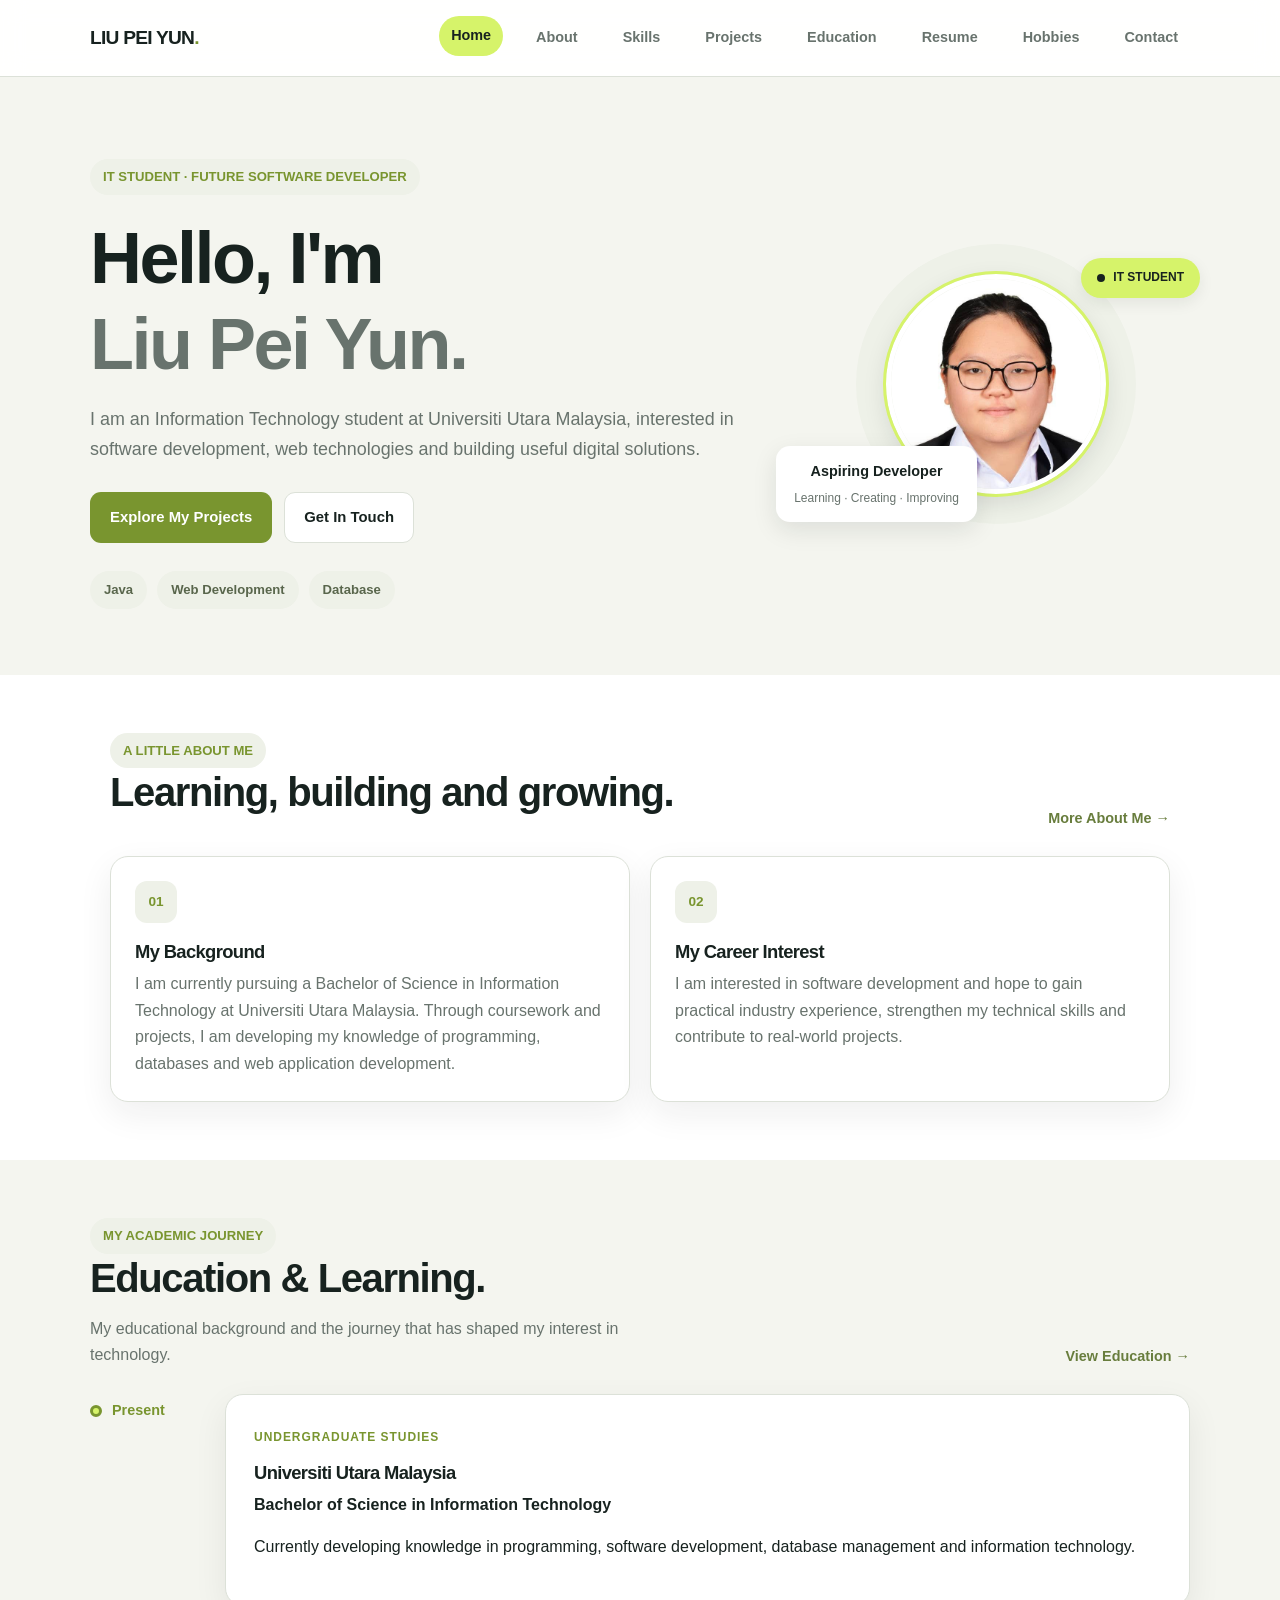
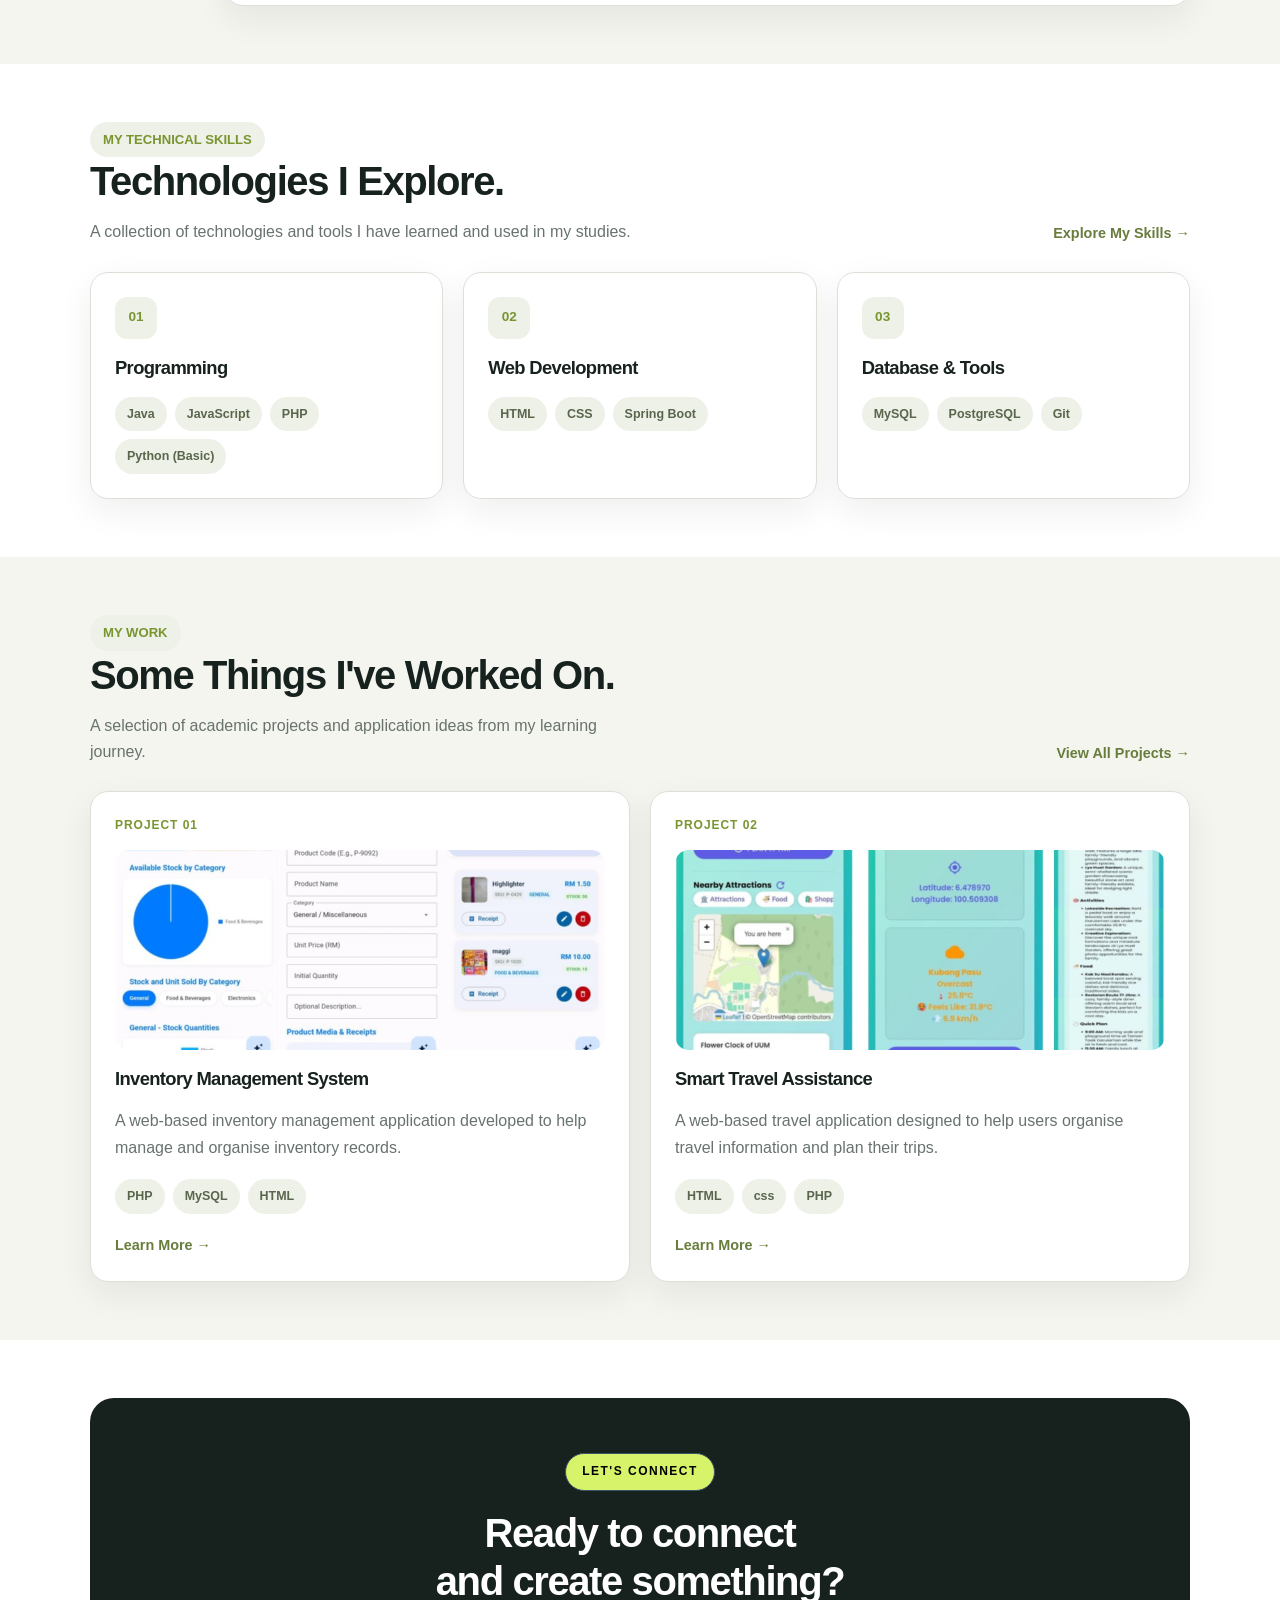
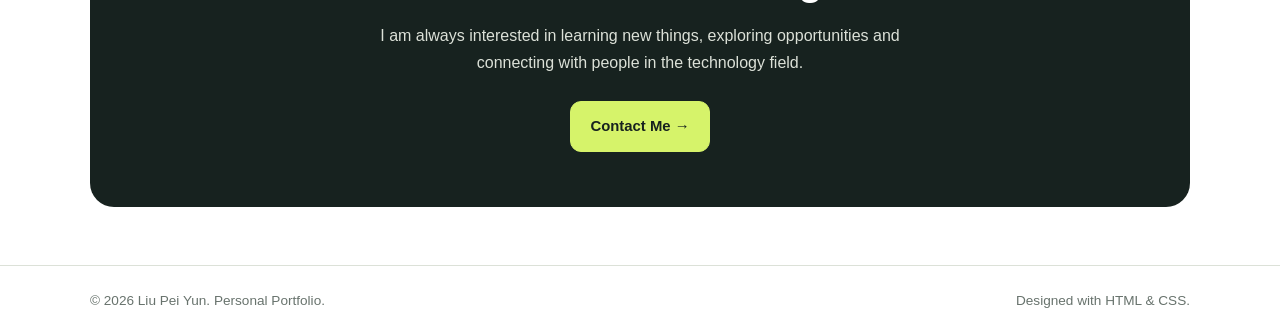
<file: index.html>
<!DOCTYPE html>
<html lang="en">

<head>
  <meta charset="UTF-8">
  <meta name="viewport" content="width=device-width, initial-scale=1.0">
  <meta name="description" content="Personal IT portfolio of Liu Pei Yun.">
  <title>Home | Liu Pei Yun</title>
  <link rel="stylesheet" href="style.css">
</head>

<body>
  <header class="site-header">
    <div class="container nav-wrap">
      <a class="brand" href="index.html">LIU PEI YUN<span>.</span></a>
      <button class="menu-toggle" aria-label="Toggle navigation"
        onclick="document.querySelector('.nav-links').classList.toggle('open')">☰</button>
      <nav class="nav-links" aria-label="Main navigation">
        <a href="index.html" class="active">Home</a>
        <a href="about.html" class="">About</a>
        <a href="skills.html" class="">Skills</a>
        <a href="projects.html" class="">Projects</a>
        <a href="education.html" class="">Education</a>
        <a href="resume.html" class="">Resume</a>
        <a href="hobbies.html" class="">Hobbies</a>
        <a href="contact.html" class="">Contact</a>
      </nav>
    </div>
  </header>
  <main>


    <section class="hero">
      <div class="container hero-grid">

        <div class="hero-content">
          <span class="eyebrow">IT STUDENT · FUTURE SOFTWARE DEVELOPER</span>

          <h1>
            Hello, I'm<br>
            <span style="color:#68736d">Liu Pei Yun.</span>
          </h1>

          <p class="lead">
            I am an Information Technology student at Universiti Utara Malaysia,
            interested in software development, web technologies and building useful digital solutions.
          </p>

          <div class="hero-actions">
            <a class="btn btn-primary" href="projects.html">Explore My Projects</a>
            <a class="btn btn-secondary" href="contact.html">Get In Touch</a>
          </div>

          <div class="hero-tags">
            <span>Java</span>
            <span>Web Development</span>
            <span>Database</span>
          </div>
        </div>

        <div class="profile-placeholder">
          <div class="profile-decoration"></div>

          <img src="images/img.png" alt="My Profile Photo">

          <div class="profile-badge">
            <span class="badge-dot"></span>
            IT STUDENT
          </div>

          <div class="profile-note">
            <strong>Aspiring Developer</strong>
            <span>Learning · Creating · Improving</span>
          </div>
        </div>
      </div>
    </section>

    <section class="section section-white">

      <div class="container">
        <div class="container">

          <div class="section-heading">
            <div>
              <span class="eyebrow">A LITTLE ABOUT ME</span>
              <h2>Learning, building and growing.</h2>
            </div>

            <a href="about.html" class="text-link">
              More About Me →
            </a>
          </div>


          <div class="grid-2">

            <div class="card">
              <div class="card-icon">01</div>

              <h3>My Background</h3>

              <p>
                I am currently pursuing a Bachelor of Science
                in Information Technology at Universiti Utara
                Malaysia. Through coursework and projects,
                I am developing my knowledge of programming,
                databases and web application development.
              </p>
            </div>


            <div class="card">
              <div class="card-icon">02</div>

              <h3>My Career Interest</h3>

              <p>
                I am interested in software development and
                hope to gain practical industry experience,
                strengthen my technical skills and contribute
                to real-world projects.
              </p>
            </div>

          </div>

        </div>
    </section>
    <section class="section">
      <div class="container">

        <div class="section-heading">
          <div>
            <span class="eyebrow">MY ACADEMIC JOURNEY</span>
            <h2>Education & Learning.</h2>

            <p class="section-description">
              My educational background and the journey
              that has shaped my interest in technology.
            </p>
          </div>

          <a href="education.html" class="text-link">
            View Education →
          </a>
        </div>


        <div class="education-preview">
          <div class="education-year">
            <span class="education-dot"></span>
            <span>Present</span>
          </div>
          <div class="education-card">
            <span class="education-label">
              UNDERGRADUATE STUDIES
            </span>
            <h3>
              Universiti Utara Malaysia
            </h3>
            <p class="education-course">
              Bachelor of Science in Information Technology
            </p>
            <p>
              Currently developing knowledge in programming,
              software development, database management
              and information technology.
            </p>
          </div>
        </div>
      </div>
    </section>

    <section class="section section-white">
      <div class="container">

        <div class="section-heading">
          <div>
            <span class="eyebrow">MY TECHNICAL SKILLS</span>
            <h2>Technologies I Explore.</h2>

            <p class="section-description">
              A collection of technologies and tools
              I have learned and used in my studies.
            </p>
          </div>

          <a href="skills.html" class="text-link">
            Explore My Skills →
          </a>
        </div>


        <div class="grid-3">

          <div class="card skill-preview-card">
            <div class="skill-icon">01</div>
            <h3>Programming</h3>

            <div class="tag-list">
              <span class="tag">Java</span>
              <span class="tag">JavaScript</span>
              <span class="tag">PHP</span>
              <span class="tag">Python (Basic)</span>
            </div>
          </div>


          <div class="card skill-preview-card">
            <div class="skill-icon">02</div>
            <h3>Web Development</h3>

            <div class="tag-list">
              <span class="tag">HTML</span>
              <span class="tag">CSS</span>
              <span class="tag">Spring Boot</span>
            </div>
          </div>


          <div class="card skill-preview-card">
            <div class="skill-icon">03</div>
            <h3>Database & Tools</h3>

            <div class="tag-list">
              <span class="tag">MySQL</span>
              <span class="tag">PostgreSQL</span>
              <span class="tag">Git</span>
            </div>
          </div>

        </div>

      </div>
    </section>

    <section class="section">
      <div class="container">

        <div class="section-heading">
          <div>
            <span class="eyebrow">MY WORK</span>
            <h2>Some Things I've Worked On.</h2>

            <p class="section-description">
              A selection of academic projects and
              application ideas from my learning journey.
            </p>
          </div>
          <a href="projects.html" class="text-link">
            View All Projects →
          </a>
        </div>

        <div class="grid-2">
          <div class="card project-preview-card">
            <div class="project-number">PROJECT 01</div>
            <div class="project-visual">
              <img src="images/inventoryapp.jpg" alt="Inventory App">
            </div>

            <h3>Inventory Management System</h3>

            <p>
              A web-based inventory management application developed to help manage and organise inventory records.
            </p>

            <div class="tag-list">
              <span class="tag">PHP</span>
              <span class="tag">MySQL</span>
              <span class="tag">HTML</span>
            </div>

            <a href="projects.html" class="text-link">
              Learn More →
            </a>

          </div>


          <div class="card project-preview-card">

            <div class="project-number">PROJECT 02</div>
            <div class="project-visual">
              <img src="images/smart travel.jpg" alt="Travel App">
            </div>
            <h3>Smart Travel Assistance</h3>
            <p>
              A web-based travel application designed to help users organise travel information and plan their trips.
            </p>
            <div class="tag-list">
              <span class="tag">HTML</span>
              <span class="tag">css</span>
              <span class="tag">PHP</span>
            </div>

            <a href="projects.html" class="text-link">
              Learn More →
            </a>
          </div>
        </div>
      </div>
    </section>
    <section class="section section-white">
      <div class="container">
        <div class="home-contact">
          <span class="contact-tag">
            LET'S CONNECT
          </span>
          <h2>
            Ready to connect<br>
            and create something?
          </h2>
          <p>
            I am always interested in learning new things,
            exploring opportunities and connecting with
            people in the technology field.
          </p>
          <a href="contact.html" class="btn btn-primary">
            Contact Me →
          </a>
        </div>

      </div>
    </section>
  </main>
  <footer class="site-footer">
    <div class="container footer-wrap">
      <span>© 2026 Liu Pei Yun. Personal Portfolio.</span>
      <span>Designed with HTML &amp; CSS.</span>
    </div>
  </footer>
</body>

</html>
</file>
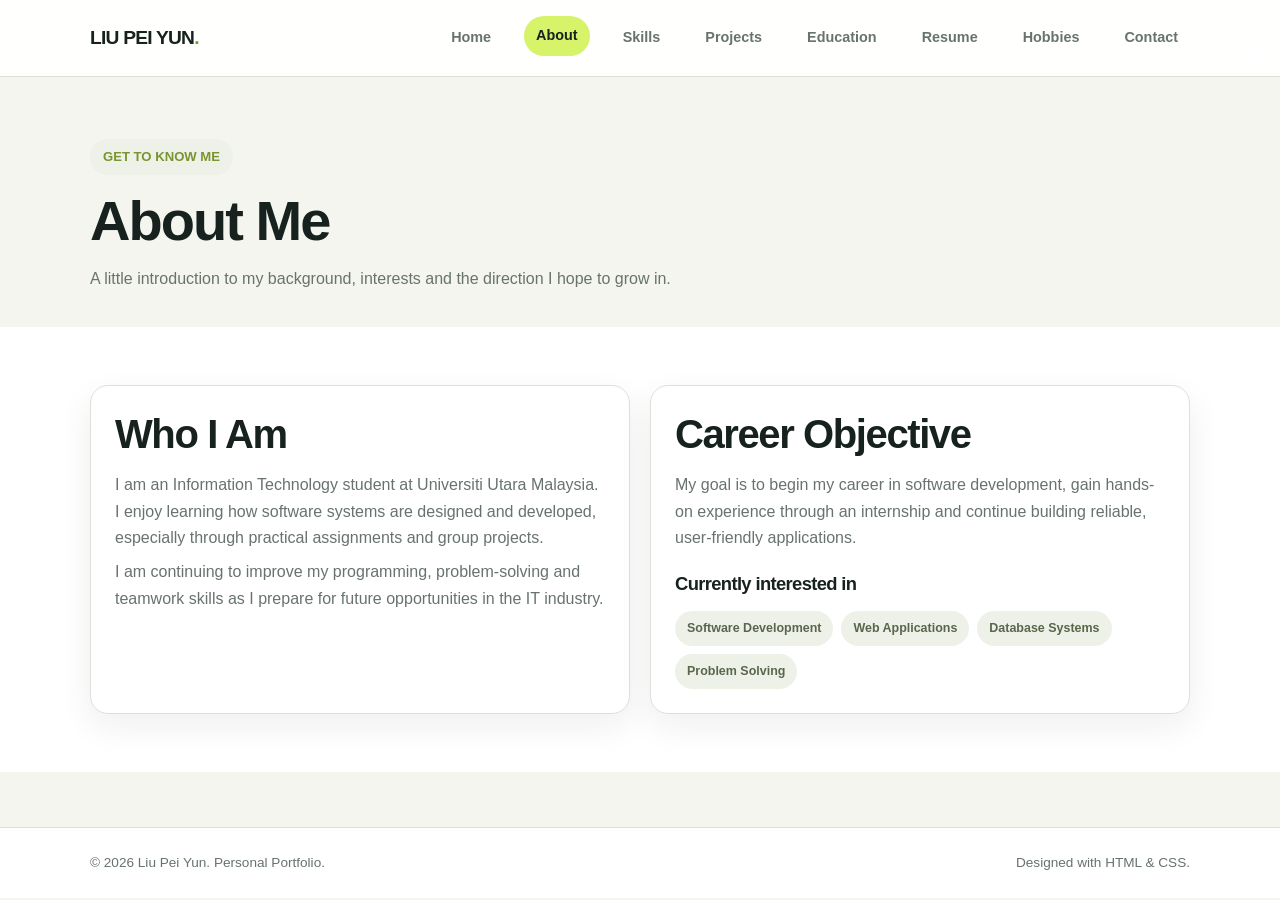
<file: about.html>
<!DOCTYPE html>
<html lang="en">

<head>
  <meta charset="UTF-8">
  <meta name="viewport" content="width=device-width, initial-scale=1.0">
  <meta name="description" content="Personal IT portfolio of Liu Pei Yun.">
  <title>About Me | Liu Pei Yun</title>
  <link rel="stylesheet" href="style.css">
</head>

<body>
  <header class="site-header">
    <div class="container nav-wrap">
      <a class="brand" href="index.html">LIU PEI YUN<span>.</span></a>
      <button class="menu-toggle" aria-label="Toggle navigation"
        onclick="document.querySelector('.nav-links').classList.toggle('open')">☰</button>
      <nav class="nav-links" aria-label="Main navigation">
        <a href="index.html" class="">Home</a>
        <a href="about.html" class="active">About</a>
        <a href="skills.html" class="">Skills</a>
        <a href="projects.html" class="">Projects</a>
        <a href="education.html" class="">Education</a>
        <a href="resume.html" class="">Resume</a>
        <a href="hobbies.html" class="">Hobbies</a>
        <a href="contact.html" class="">Contact</a>
      </nav>
    </div>
  </header>
  <main>

    <section class="page-hero">
      <div class="container"><span class="eyebrow">GET TO KNOW ME</span>
        <h1>About Me</h1>
        <p>A little introduction to my background, interests and the direction I hope to grow in.</p>
      </div>
    </section>
    <section class="section section-white">
      <div class="container grid-2">
        <div class="card">
          <h2>Who I Am</h2>
          <p class="muted">I am an Information Technology student at Universiti Utara Malaysia. I enjoy learning how
            software systems are designed and developed, especially through practical assignments and group projects.
          </p>
          <p class="muted">I am continuing to improve my programming, problem-solving and teamwork skills as I prepare
            for future opportunities in the IT industry.</p>
        </div>
        <div class="card">
          <h2>Career Objective</h2>
          <p class="muted">My goal is to begin my career in software development, gain hands-on experience through an
            internship and continue building reliable, user-friendly applications.</p>
          <h3 style="margin-top:22px">Currently interested in</h3>
          <div class="tags"><span class="tag">Software Development</span><span class="tag">Web Applications</span><span
              class="tag">Database Systems</span><span class="tag">Problem Solving</span></div>
        </div>
      </div>
    </section>

  </main>
  <footer class="site-footer">
    <div class="container footer-wrap">
      <span>© 2026 Liu Pei Yun. Personal Portfolio.</span>
      <span>Designed with HTML &amp; CSS.</span>
    </div>
  </footer>
</body>

</html>
</file>
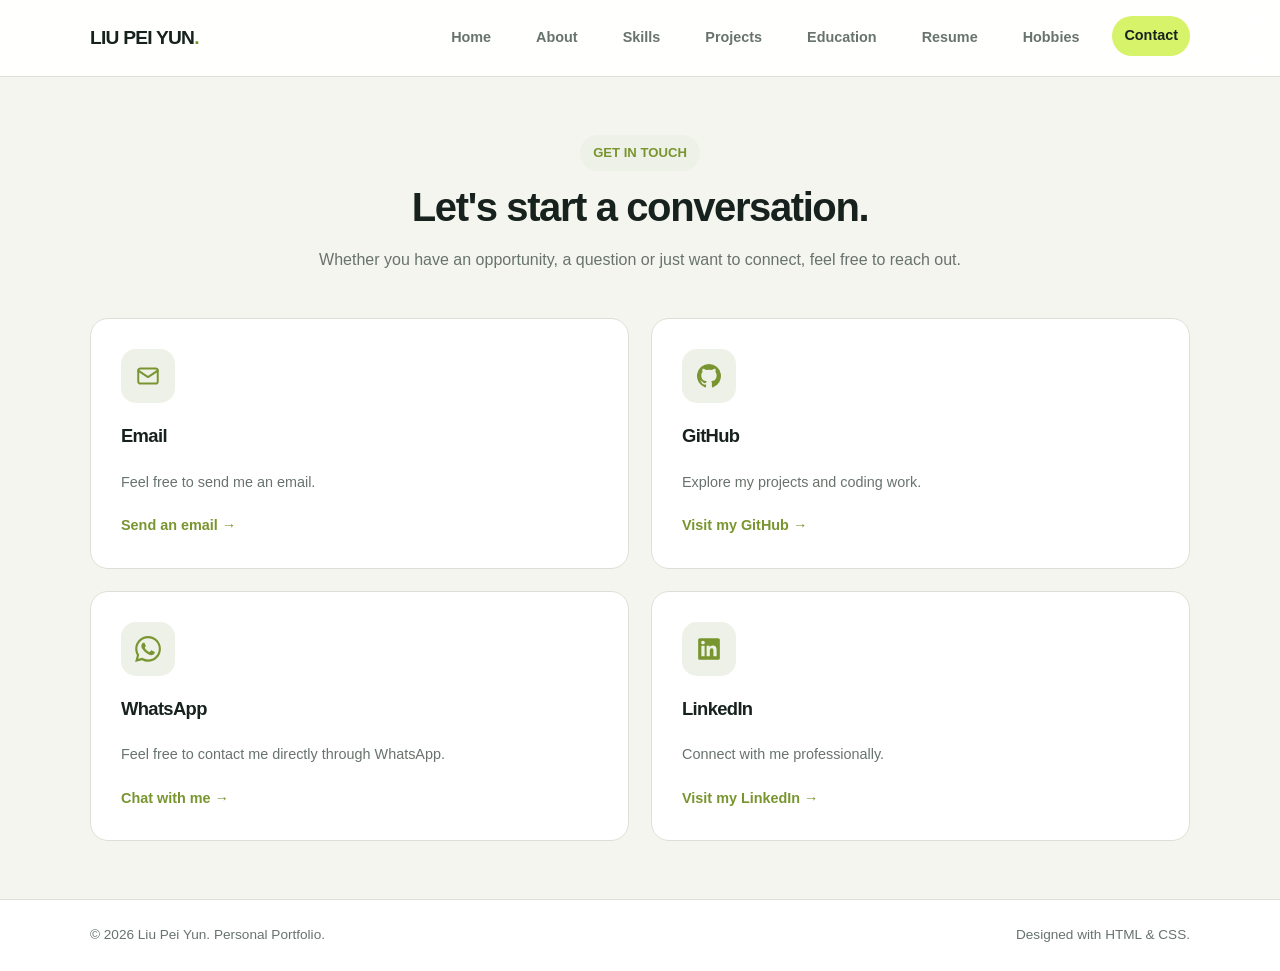
<file: contact.html>
<!DOCTYPE html>
<html lang="en">

<head>
  <meta charset="UTF-8">
  <meta name="viewport" content="width=device-width, initial-scale=1.0">
  <meta name="description" content="Personal IT portfolio of Liu Pei Yun.">
  <title>Contact | Liu Pei Yun</title>
  <link rel="stylesheet" href="style.css">
</head>

<body>
  <header class="site-header">
    <div class="container nav-wrap">
      <a class="brand" href="index.html">LIU PEI YUN<span>.</span></a>
      <button class="menu-toggle" aria-label="Toggle navigation"
        onclick="document.querySelector('.nav-links').classList.toggle('open')">☰</button>
      <nav class="nav-links" aria-label="Main navigation">
        <a href="index.html" class="">Home</a>
        <a href="about.html" class="">About</a>
        <a href="skills.html" class="">Skills</a>
        <a href="projects.html" class="">Projects</a>
        <a href="education.html" class="">Education</a>
        <a href="resume.html" class="">Resume</a>
        <a href="hobbies.html" class="">Hobbies</a>
        <a href="contact.html" class="active">Contact</a>
      </nav>
    </div>
  </header>
  <main>


    <section class="section">
      <div class="container">
        <div class="contact-intro">
          <span class="eyebrow">GET IN TOUCH</span>
          <h2>Let's start a conversation.</h2>
          <p class="muted">
            Whether you have an opportunity, a question or just want to connect,
            feel free to reach out.
          </p>
        </div>

        <div class="contact-grid">

          <!-- Email -->
          <a class="contact-card" href="mailto:liupeiyun63@gmail.com">
            <div class="contact-icon">
              <svg viewBox="0 0 24 24" fill="none" stroke="currentColor" stroke-width="1.8" stroke-linecap="round"
                stroke-linejoin="round">
                <rect x="3" y="5" width="18" height="14" rx="2" />
                <path d="m3 7 9 6 9-6" />
              </svg>
            </div>
            <h3>Email</h3>
            <p>Feel free to send me an email.</p>
            <span class="contact-action">Send an email →</span>
          </a>

          <!-- GitHub -->
          <a class="contact-card" href="https://github.com/liupeiyun17" target="_blank" rel="noopener">
            <div class="contact-icon">
              <svg viewBox="0 0 24 24" fill="currentColor">
                <path
                  d="M12 .9a11.1 11.1 0 0 0-3.51 21.63c.56.1.76-.24.76-.54v-2.1c-3.1.67-3.76-1.32-3.76-1.32-.5-1.28-1.23-1.62-1.23-1.62-1.01-.69.08-.68.08-.68 1.12.08 1.71 1.15 1.71 1.15.99 1.7 2.6 1.21 3.23.92.1-.72.39-1.21.7-1.49-2.48-.28-5.09-1.24-5.09-5.53 0-1.22.44-2.22 1.15-3-.12-.28-.5-1.42.11-2.96 0 0 .94-.3 3.05 1.15a10.6 10.6 0 0 1 5.55 0c2.12-1.45 3.05-1.15 3.05-1.15.61 1.54.23 2.68.11 2.96.72.78 1.15 1.78 1.15 3 0 4.3-2.62 5.25-5.11 5.52.4.35.75 1.03.75 2.08v3.07c0 .3.2.65.77.54A11.1 11.1 0 0 0 12 .9Z" />
              </svg>
            </div>
            <h3>GitHub</h3>
            <p>Explore my projects and coding work.</p>
            <span class="contact-action">Visit my GitHub →</span>
          </a>

          <!-- WhatsApp -->
          <a class="contact-card" href="https://wa.me/60184680152" target="_blank" rel="noopener">
            <div class="contact-icon">
              <svg viewBox="0 0 24 24" fill="currentColor">
                <path
                  d="M20.52 3.48A11.9 11.9 0 0 0 12.04 0C5.5 0 .18 5.32.18 11.86c0 2.09.55 4.13 1.6 5.93L.08 24l6.36-1.67a11.9 11.9 0 0 0 5.6 1.42h.01c6.54 0 11.86-5.32 11.86-11.86 0-3.17-1.24-6.15-3.39-8.41ZM12.05 21.7a9.85 9.85 0 0 1-5.02-1.37l-.36-.21-3.77.99 1.01-3.67-.23-.38a9.84 9.84 0 0 1-1.51-5.2c0-5.45 4.44-9.89 9.9-9.89a9.82 9.82 0 0 1 7 2.9 9.82 9.82 0 0 1 2.9 7c0 5.46-4.44 9.9-9.9 9.9Zm5.43-7.4c-.3-.15-1.77-.87-2.04-.97-.28-.1-.48-.15-.68.15-.2.3-.78.97-.96 1.17-.18.2-.35.22-.65.07-.3-.15-1.27-.47-2.42-1.49-.9-.8-1.5-1.78-1.68-2.08-.17-.3-.02-.46.13-.61.14-.13.3-.35.45-.52.15-.18.2-.3.3-.5.1-.2.05-.38-.02-.53-.08-.15-.68-1.63-.93-2.23-.24-.58-.49-.5-.68-.51h-.58c-.2 0-.53.07-.81.37-.28.3-1.06 1.04-1.06 2.52s1.09 2.92 1.24 3.12c.15.2 2.14 3.27 5.18 4.58.73.32 1.3.51 1.74.65.73.23 1.4.2 1.92.12.59-.09 1.77-.72 2.02-1.42.25-.7.25-1.3.18-1.42-.08-.13-.28-.2-.58-.35Z" />
              </svg>
            </div>
            <h3>WhatsApp</h3>
            <p>Feel free to contact me directly through WhatsApp.</p>
            <span class="contact-action">Chat with me →</span>
          </a>


          <!-- LinkedIn -->
          <a class="contact-card" href="https://www.linkedin.com/" target="_blank" rel="noopener">
            <div class="contact-icon">
              <svg viewBox="0 0 24 24" fill="currentColor">
                <path
                  d="M20.45 2H3.55C2.69 2 2 2.68 2 3.52v16.96c0 .84.69 1.52 1.55 1.52h16.9c.86 0 1.55-.68 1.55-1.52V3.52c0-.84-.69-1.52-1.55-1.52ZM7.93 18.6H4.96V9.04h2.97v9.56ZM6.45 7.73a1.72 1.72 0 1 1 0-3.44 1.72 1.72 0 0 1 0 3.44ZM19.05 18.6h-2.96v-4.65c0-1.11-.02-2.54-1.55-2.54-1.55 0-1.79 1.21-1.79 2.46v4.73H9.79V9.04h2.84v1.3h.04c.4-.75 1.36-1.55 2.8-1.55 3 0 3.58 1.97 3.58 4.53v5.28Z" />
              </svg>
            </div>
            <h3>LinkedIn</h3>
            <p>Connect with me professionally.</p>
            <span class="contact-action">Visit my LinkedIn →</span>
          </a>

        </div>
      </div>
    </section>


  </main>
  <footer class="site-footer">
    <div class="container footer-wrap">
      <span>© 2026 Liu Pei Yun. Personal Portfolio.</span>
      <span>Designed with HTML &amp; CSS.</span>
    </div>
  </footer>
</body>

</html>
</file>
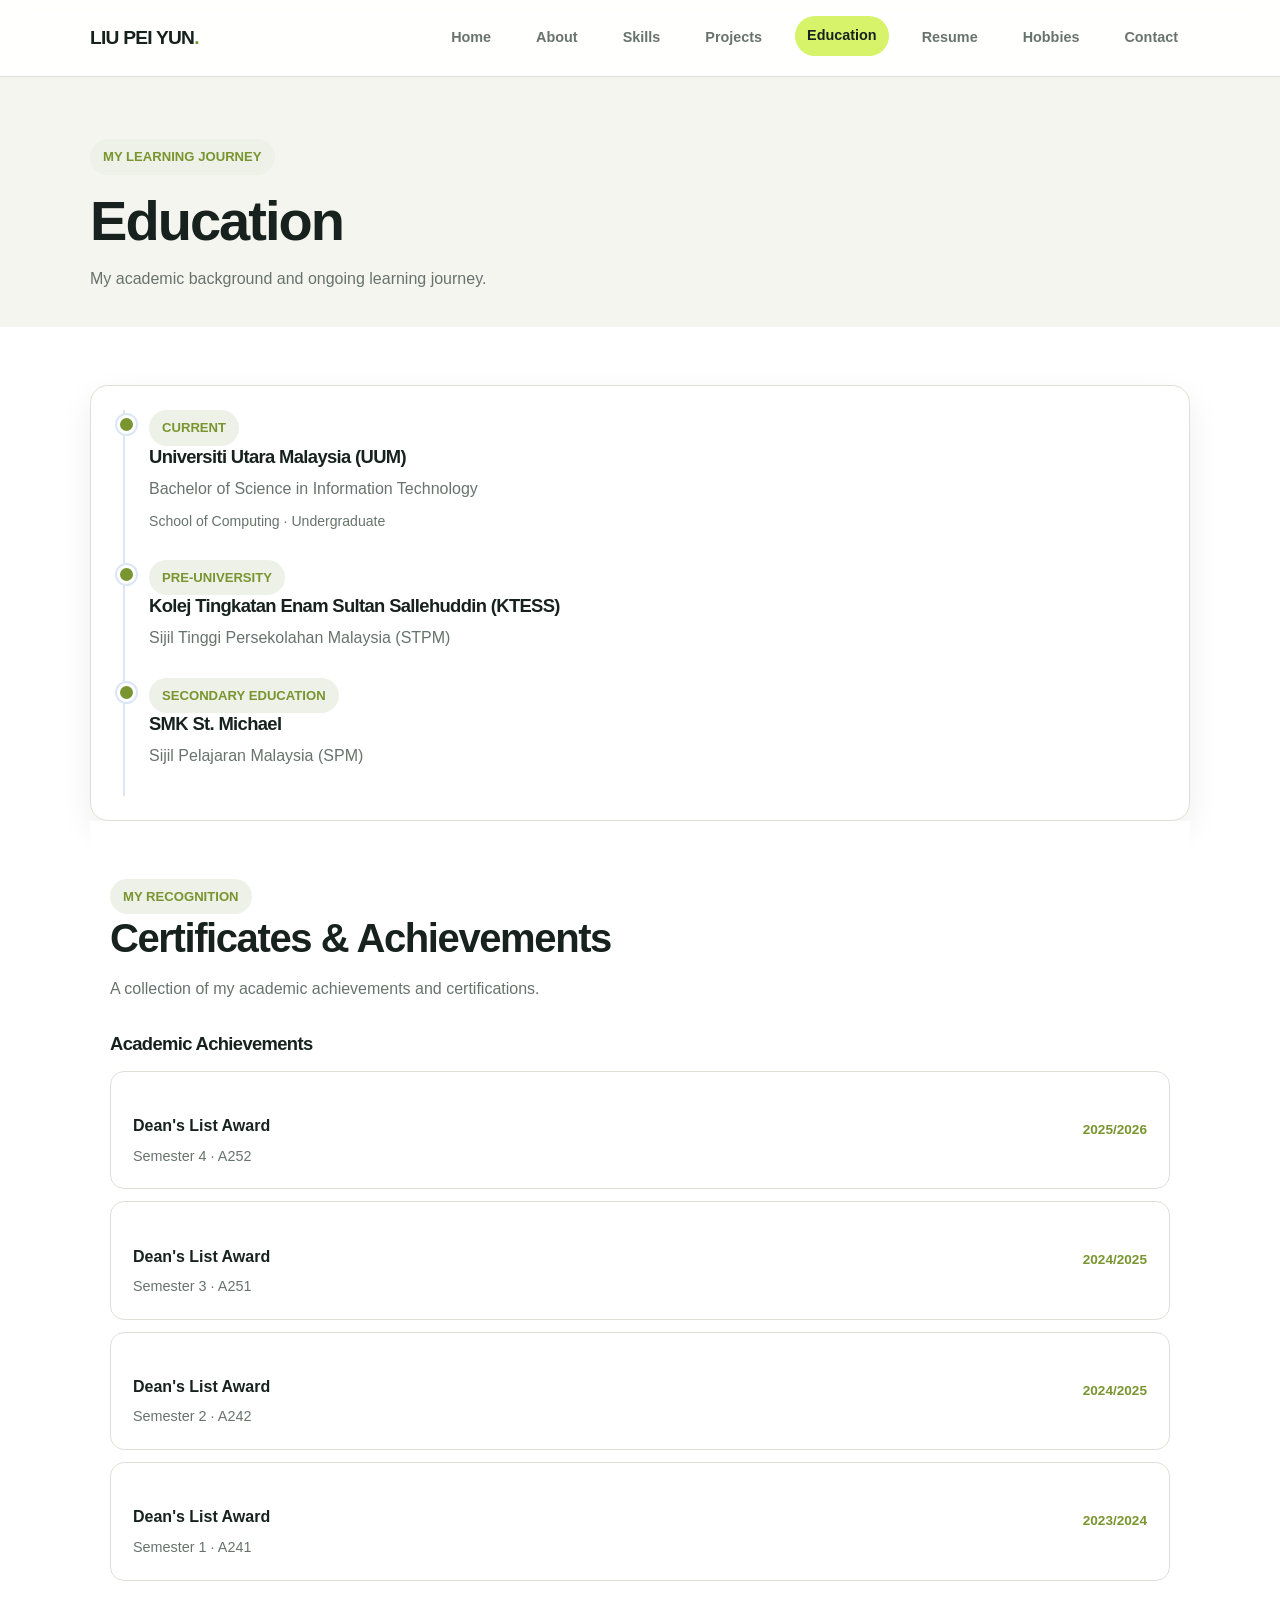
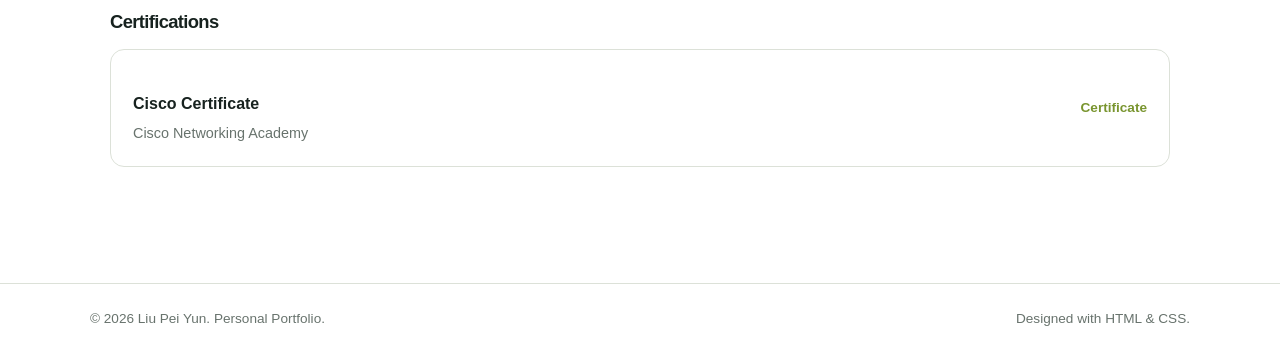
<file: education.html>
<!DOCTYPE html>
<html lang="en">

<head>
  <meta charset="UTF-8">
  <meta name="viewport" content="width=device-width, initial-scale=1.0">
  <meta name="description" content="Personal IT portfolio of Liu Pei Yun.">
  <title>Education | Liu Pei Yun</title>
  <link rel="stylesheet" href="style.css">
</head>

<body>
  <header class="site-header">
    <div class="container nav-wrap">
      <a class="brand" href="index.html">LIU PEI YUN<span>.</span></a>
      <button class="menu-toggle" aria-label="Toggle navigation"
        onclick="document.querySelector('.nav-links').classList.toggle('open')">☰</button>
      <nav class="nav-links" aria-label="Main navigation">
        <a href="index.html" class="">Home</a>
        <a href="about.html" class="">About</a>
        <a href="skills.html" class="">Skills</a>
        <a href="projects.html" class="">Projects</a>
        <a href="education.html" class="active">Education</a>
        <a href="resume.html" class="">Resume</a>
        <a href="hobbies.html" class="">Hobbies</a>
        <a href="contact.html" class="">Contact</a>
      </nav>
    </div>
  </header>
  <main>

    <section class="page-hero">
      <div class="container">
        <span class="eyebrow">MY LEARNING JOURNEY</span>
        <h1>Education</h1>
        <p>My academic background and ongoing learning journey.</p>
      </div>
    </section>
    <section class="section section-white">
      <div class="container">

        <div class="card">
          <div class="timeline">
            <div class="timeline-item">
              <span class="eyebrow">CURRENT</span>
              <h3>Universiti Utara Malaysia (UUM)</h3>
              <p class="muted">Bachelor of Science in Information Technology</p>
              <p class="small muted">School of Computing · Undergraduate</p>
            </div>

            <div class="timeline-item">
              <span class="eyebrow">PRE-UNIVERSITY</span>
              <h3>Kolej Tingkatan Enam Sultan Sallehuddin (KTESS)</h3>
              <p class="muted">Sijil Tinggi Persekolahan Malaysia (STPM)</p>
            </div>

            <div class="timeline-item">
              <span class="eyebrow">SECONDARY EDUCATION</span>
              <h3>SMK St. Michael</h3>
              <p class="muted">Sijil Pelajaran Malaysia (SPM)</p>
            </div>
          </div>
        </div>

        <section class="section section-white" id="certificates">
          <div class="container">
            <div class="section-heading">
              <div>
                <span class="eyebrow">MY RECOGNITION</span>
                <h2>Certificates & Achievements</h2>
                <p class="section-description">
                  A collection of my academic achievements and certifications.
                </p>
              </div>
            </div>

            <div class="achievement-group">
              <h3>Academic Achievements</h3>

              <div class="achievement-list">
                <div class="achievement-item">
                  <div>
                    <h4>Dean's List Award</h4>
                    <p>Semester 4 · A252</p>
                  </div>
                  <span>2025/2026</span>
                </div>
                <div class="achievement-item">
                  <div>
                    <h4>Dean's List Award</h4>
                    <p>Semester 3 · A251</p>
                  </div>
                  <span>2024/2025</span>
                </div>
                <div class="achievement-item">
                  <div>
                    <h4>Dean's List Award</h4>
                    <p>Semester 2 · A242</p>
                  </div>
                  <span>2024/2025</span>
                </div>

                <div class="achievement-item">
                  <div>
                    <h4>Dean's List Award</h4>
                    <p>Semester 1 · A241</p>
                  </div>
                  <span>2023/2024</span>
                </div>
              </div>
            </div>

            <div class="achievement-group">
              <h3>Certifications</h3>

              <div class="achievement-list">
                <div class="achievement-item">
                  <div>
                    <h4>Cisco Certificate</h4>
                    <p>Cisco Networking Academy</p>
                  </div>
                  <span>Certificate</span>
                </div>
              </div>
            </div>

          </div>
        </section>
      </div>
    </section>

  </main>
  <footer class="site-footer">
    <div class="container footer-wrap">
      <span>© 2026 Liu Pei Yun. Personal Portfolio.</span>
      <span>Designed with HTML &amp; CSS.</span>
    </div>
  </footer>
</body>

</html>
</file>
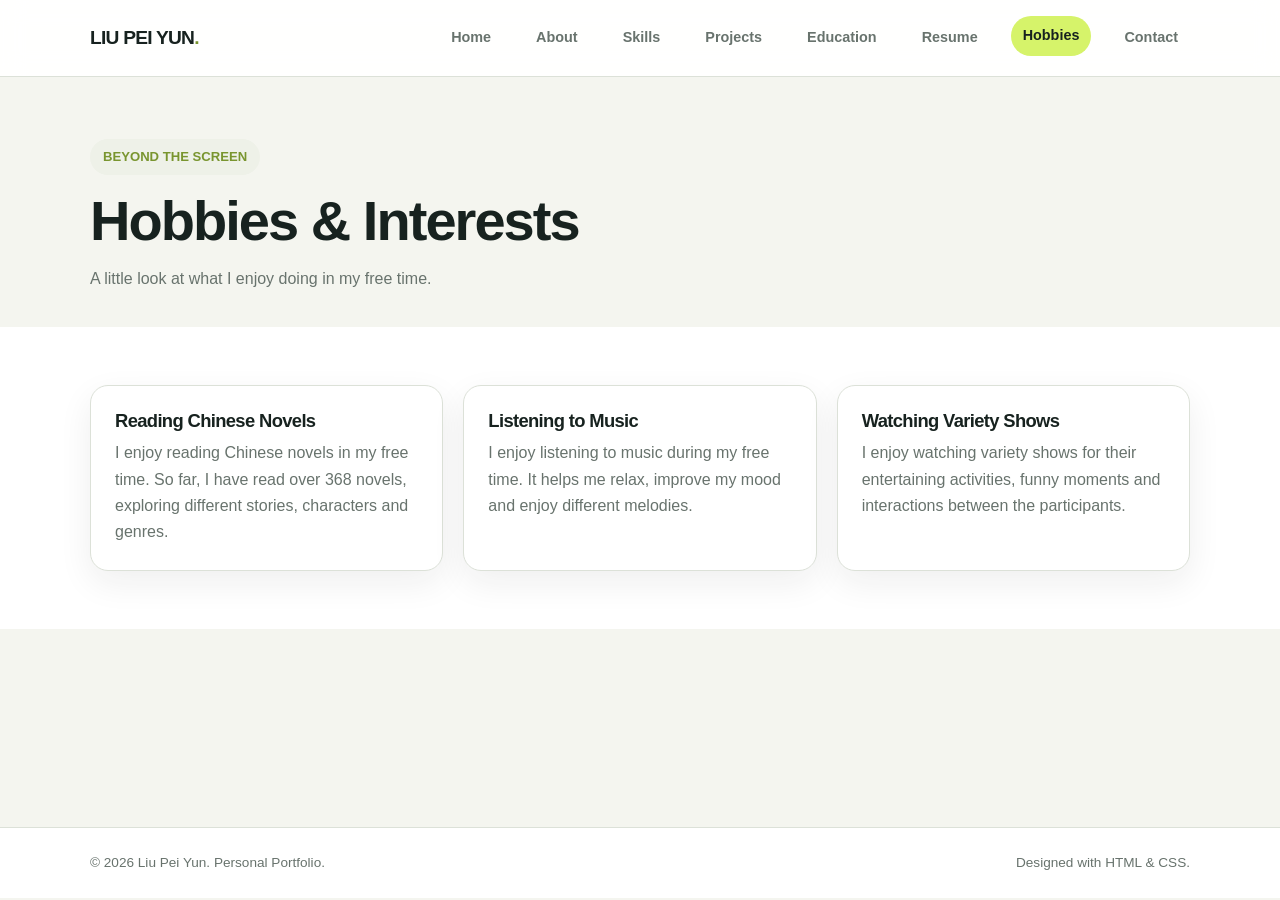
<file: hobbies.html>
<!DOCTYPE html>
<html lang="en">

<head>
  <meta charset="UTF-8">
  <meta name="viewport" content="width=device-width, initial-scale=1.0">
  <meta name="description" content="Personal IT portfolio of Liu Pei Yun.">
  <title>Hobbies | Liu Pei Yun</title>
  <link rel="stylesheet" href="style.css">
</head>

<body>
  <header class="site-header">
    <div class="container nav-wrap">
      <a class="brand" href="index.html">LIU PEI YUN<span>.</span></a>
      <button class="menu-toggle" aria-label="Toggle navigation"
        onclick="document.querySelector('.nav-links').classList.toggle('open')">☰</button>
      <nav class="nav-links" aria-label="Main navigation">
        <a href="index.html" class="">Home</a>
        <a href="about.html" class="">About</a>
        <a href="skills.html" class="">Skills</a>
        <a href="projects.html" class="">Projects</a>
        <a href="education.html" class="">Education</a>
        <a href="resume.html" class="">Resume</a>
        <a href="hobbies.html" class="active">Hobbies</a>
        <a href="contact.html" class="">Contact</a>
      </nav>
    </div>
  </header>
  <main>

    <section class="page-hero">
      <div class="container">
        <span class="eyebrow">BEYOND THE SCREEN</span>
        <h1>Hobbies &amp; Interests</h1>
        <p>A little look at what I enjoy doing in my free time.</p>
      </div>
    </section>


    <section class="section section-white">
      <div class="container grid-3">

        <article class="card">
          <h3>Reading Chinese Novels</h3>
          <p>
            I enjoy reading Chinese novels in my free time.
            So far, I have read over 368 novels, exploring
            different stories, characters and genres.
          </p>
        </article>

        <article class="card">
          <h3>Listening to Music</h3>
          <p>
            I enjoy listening to music during my free time.
            It helps me relax, improve my mood and enjoy
            different melodies.
          </p>
        </article>

        <article class="card">
          <h3>Watching Variety Shows</h3>
          <p>
            I enjoy watching variety shows for their
            entertaining activities, funny moments and
            interactions between the participants.
          </p>
        </article>

      </div>
    </section>



  </main>
  <footer class="site-footer">
    <div class="container footer-wrap">
      <span>© 2026 Liu Pei Yun. Personal Portfolio.</span>
      <span>Designed with HTML &amp; CSS.</span>
    </div>
  </footer>
</body>

</html>
</file>
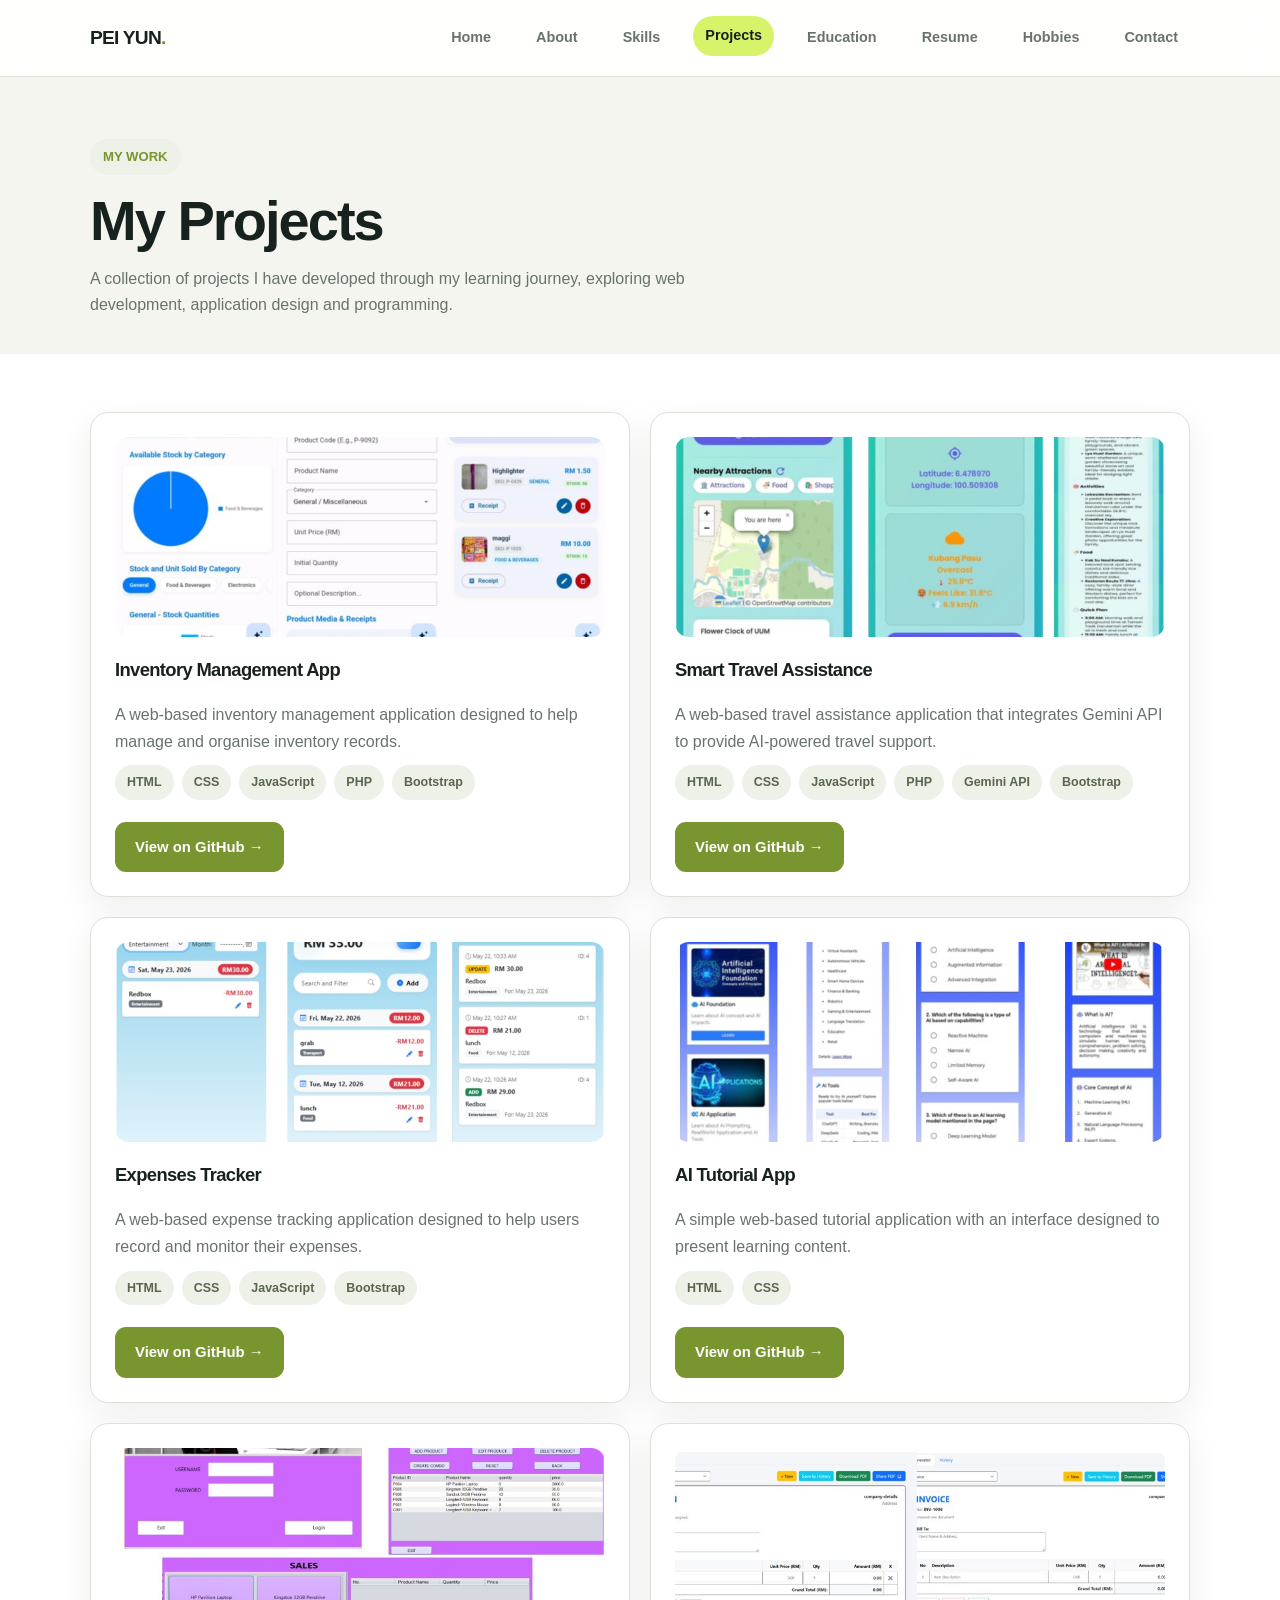
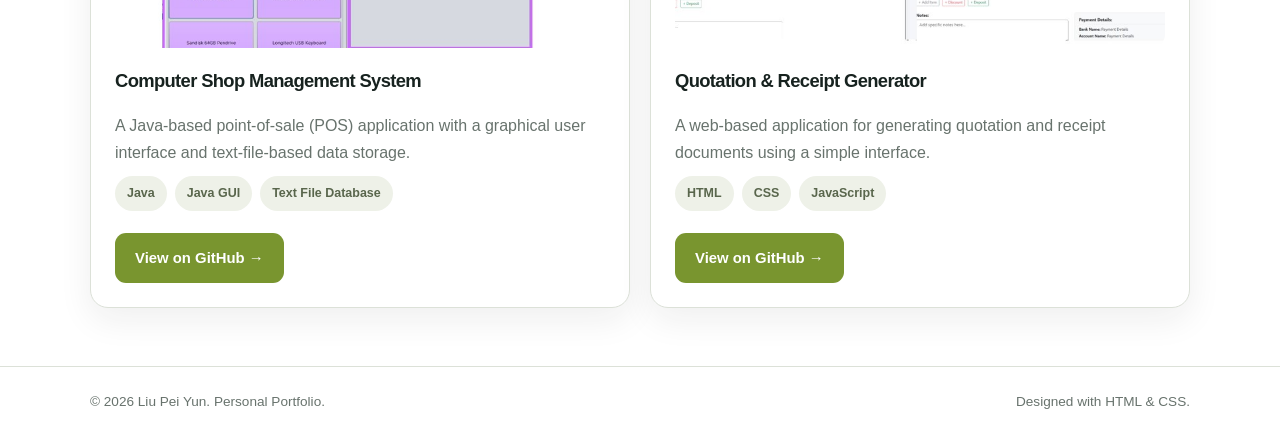
<file: projects.html>
<!DOCTYPE html>
<html lang="en">

<head>
  <meta charset="UTF-8">
  <meta name="viewport" content="width=device-width, initial-scale=1.0">
  <meta name="description" content="Personal IT portfolio of Liu Pei Yun.">
  <title>Projects | Liu Pei Yun</title>
  <link rel="stylesheet" href="style.css">
</head>

<body>
  <header class="site-header">
    <div class="container nav-wrap">
      <a class="brand" href="index.html">PEI YUN<span>.</span></a>
      <button class="menu-toggle" aria-label="Toggle navigation"
        onclick="document.querySelector('.nav-links').classList.toggle('open')">☰</button>
      <nav class="nav-links" aria-label="Main navigation">
        <a href="index.html" class="">Home</a>
        <a href="about.html" class="">About</a>
        <a href="skills.html" class="">Skills</a>
        <a href="projects.html" class="active">Projects</a>
        <a href="education.html" class="">Education</a>
        <a href="resume.html" class="">Resume</a>
        <a href="hobbies.html" class="">Hobbies</a>
        <a href="contact.html" class="">Contact</a>
      </nav>
    </div>
  </header>
  <main>

    <section class="page-hero">
      <div class="container">
        <span class="eyebrow">MY WORK</span>
        <h1>My Projects</h1>
        <p>
          A collection of projects I have developed through my learning journey,
          exploring web development, application design and programming.
        </p>
      </div>
    </section>

    <section class="section section-white">
      <div class="container grid-2">

        <!-- Project 1: Inventory App -->
        <article class="card project-card">
          <div class="project-visual"><img src="images/inventoryapp.jpg" alt="Inventory App"></div>
          <h3>Inventory Management App</h3>
          <p>
            A web-based inventory management application designed
            to help manage and organise inventory records.
          </p>
          <div class="tags">
            <span class="tag">HTML</span>
            <span class="tag">CSS</span>
            <span class="tag">JavaScript</span>
            <span class="tag">PHP</span>
            <span class="tag">Bootstrap</span>
          </div>
          <a class="btn btn-primary project-link" href="https://github.com/liupeiyun17/inventoryApp" target="_blank"
            rel="noopener">
            View on GitHub →
          </a>
        </article>

        <!-- Project 2: Smart Travel Assistance -->
        <article class="card project-card">
          <div class="project-visual"><img src="images/smart travel.jpg" alt="Travel App"></div>
          <h3>Smart Travel Assistance</h3>
          <p>
            A web-based travel assistance application that integrates
            Gemini API to provide AI-powered travel support.
          </p>
          <div class="tags">
            <span class="tag">HTML</span>
            <span class="tag">CSS</span>
            <span class="tag">JavaScript</span>
            <span class="tag">PHP</span>
            <span class="tag">Gemini API</span>
            <span class="tag">Bootstrap</span>
          </div>
          <a class="btn btn-primary project-link" href="https://github.com/liupeiyun17/expensesTracker" target="_blank"
            rel="noopener">
            View on GitHub →
          </a>
        </article>

        <!-- Project 3: Expenses Tracker -->
        <article class="card project-card">
          <div class="project-visual"><img src="images/expenses tracker.jpg" alt="Expenses Tracker"></div>
          <h3>Expenses Tracker</h3>
          <p>
            A web-based expense tracking application designed
            to help users record and monitor their expenses.
          </p>
          <div class="tags">
            <span class="tag">HTML</span>
            <span class="tag">CSS</span>
            <span class="tag">JavaScript</span>
            <span class="tag">Bootstrap</span>
          </div>
          <a class="btn btn-primary project-link" href="https://github.com/liupeiyun17/expensesTracker" target="_blank"
            rel="noopener">
            View on GitHub →
          </a>
        </article>

        <!-- Project 4: AI Tutorial App -->
        <article class="card project-card">
          <div class="project-visual"><img src="images/aitutorial.jpg" alt="AI Tutorial App"></div>
          <h3>AI Tutorial App</h3>
          <p>
            A simple web-based tutorial application with an
            interface designed to present learning content.
          </p>
          <div class="tags">
            <span class="tag">HTML</span>
            <span class="tag">CSS</span>
          </div>
          <a class="btn btn-primary project-link" href="https://github.com/liupeiyun17/aiTutorialApp" target="_blank"
            rel="noopener">
            View on GitHub →
          </a>
        </article>

        <!-- Project 5: Computer Shop Management -->
        <article class="card project-card">
          <div class="project-visual"><img src="images/computershop.jpg" alt="Computer Shop Management System"></div>
          <h3>Computer Shop Management System</h3>
          <p>
            A Java-based point-of-sale (POS) application with
            a graphical user interface and text-file-based data storage.
          </p>
          <div class="tags">
            <span class="tag">Java</span>
            <span class="tag">Java GUI</span>
            <span class="tag">Text File Database</span>
          </div>
          <a class="btn btn-primary project-link" href="https://github.com/liupeiyun17/computerSystemShop"
            target="_blank" rel="noopener">
            View on GitHub →
          </a>
        </article>

        <!-- Project 6: Quotation Receipt Generator -->
        <article class="card project-card">
          <div class="project-visual"><img src="images/quotationreceipt.jpg" alt="Quotation & Receipt Generator"></div>
          <h3>Quotation & Receipt Generator</h3>
          <p>
            A web-based application for generating quotation
            and receipt documents using a simple interface.
          </p>
          <div class="tags">
            <span class="tag">HTML</span>
            <span class="tag">CSS</span>
            <span class="tag">JavaScript</span>
          </div>
          <a class="btn btn-primary project-link" href="https://github.com/liupeiyun17/e-invoiceGenerator"
            target="_blank" rel="noopener">
            View on GitHub →
          </a>
        </article>

      </div>
    </section>
  </main>
  <footer class="site-footer">
    <div class="container footer-wrap">
      <span>© 2026 Liu Pei Yun. Personal Portfolio.</span>
      <span>Designed with HTML &amp; CSS.</span>
    </div>
  </footer>
</body>

</html>
</file>
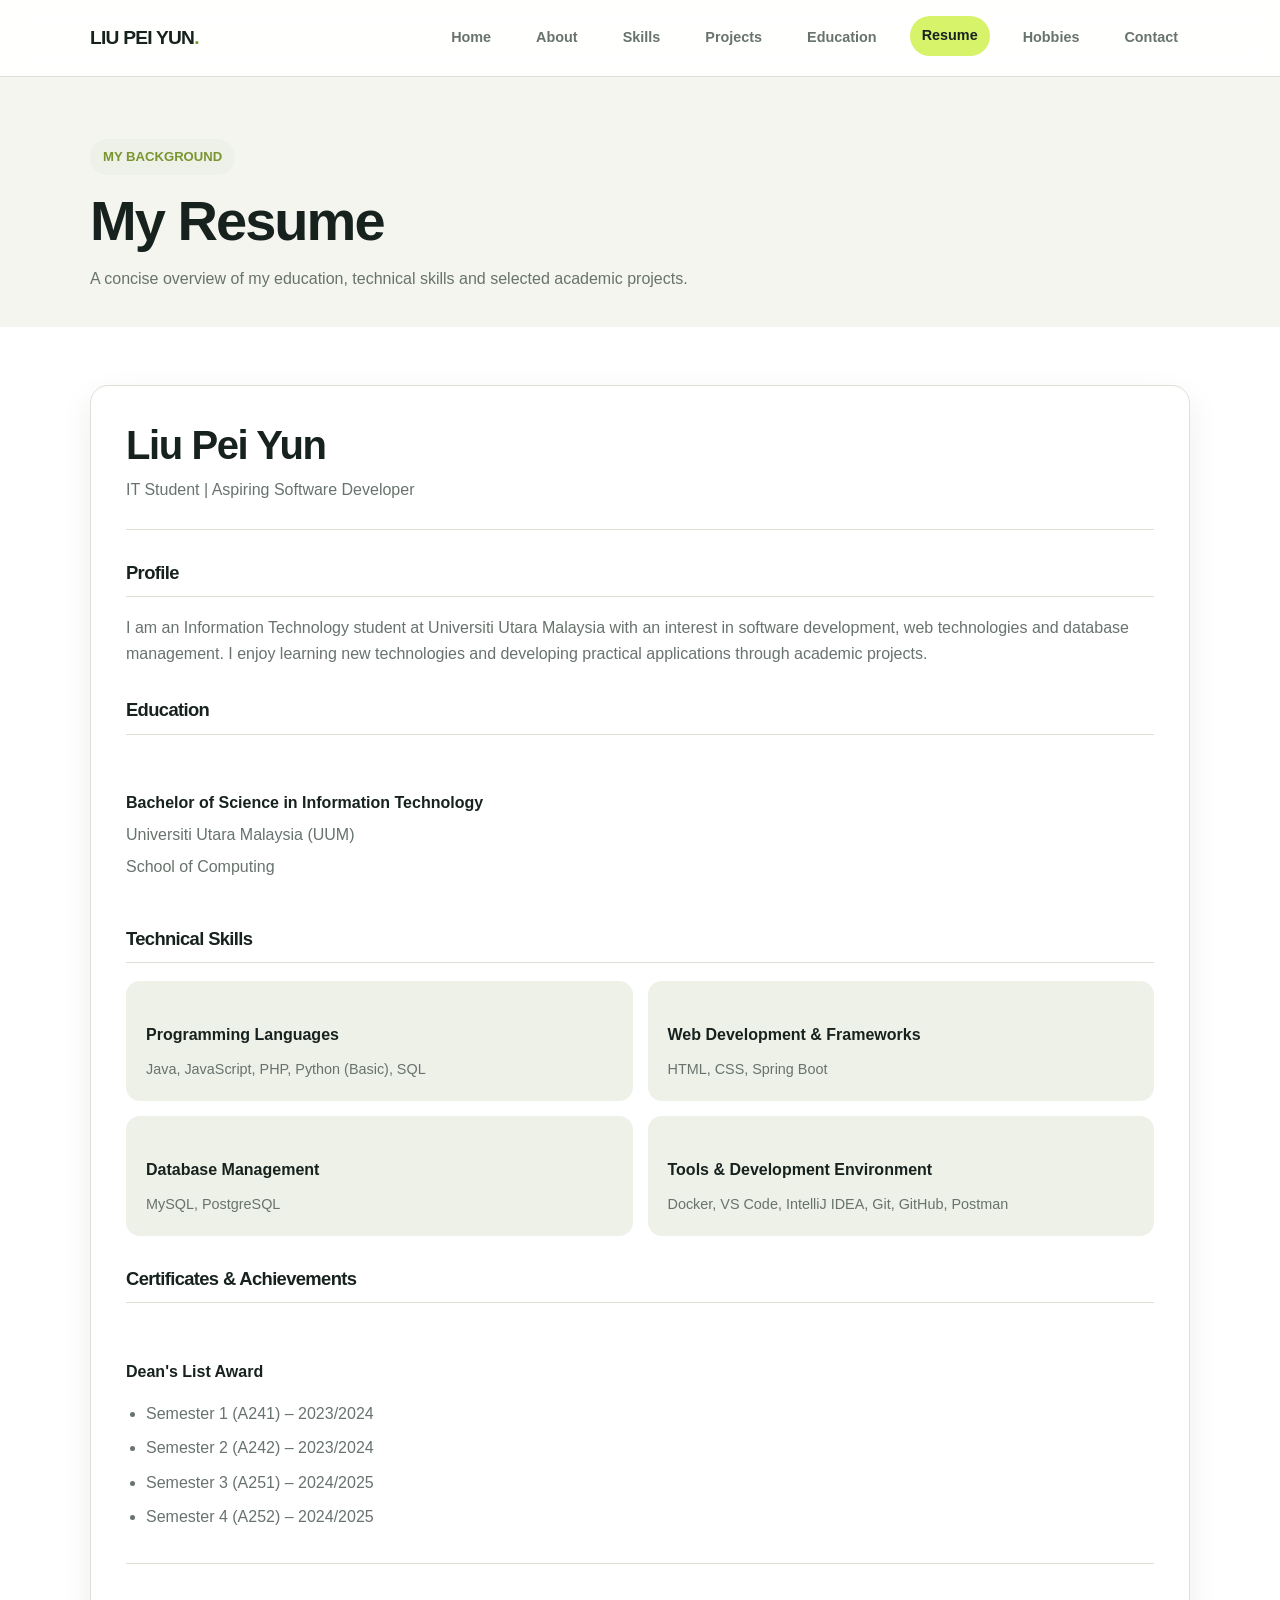
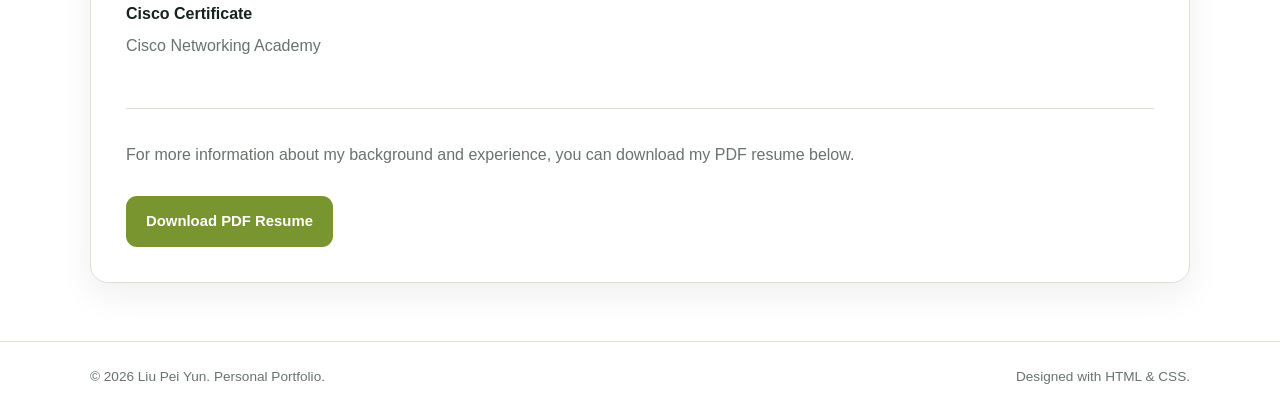
<file: resume.html>
<!DOCTYPE html>
<html lang="en">

<head>
  <meta charset="UTF-8">
  <meta name="viewport" content="width=device-width, initial-scale=1.0">
  <meta name="description" content="Personal IT portfolio of Liu Pei Yun.">
  <title>Resume | Liu Pei Yun</title>
  <link rel="stylesheet" href="style.css">
</head>

<body>
  <header class="site-header">
    <div class="container nav-wrap">
      <a class="brand" href="index.html">LIU PEI YUN<span>.</span></a>
      <button class="menu-toggle" aria-label="Toggle navigation"
        onclick="document.querySelector('.nav-links').classList.toggle('open')">☰</button>
      <nav class="nav-links" aria-label="Main navigation">
        <a href="index.html" class="">Home</a>
        <a href="about.html" class="">About</a>
        <a href="skills.html" class="">Skills</a>
        <a href="projects.html" class="">Projects</a>
        <a href="education.html" class="">Education</a>
        <a href="resume.html" class="active">Resume</a>
        <a href="hobbies.html" class="">Hobbies</a>
        <a href="contact.html" class="">Contact</a>
      </nav>
    </div>
  </header>
  <main>

    <section class="page-hero">
      <div class="container"><span class="eyebrow">MY BACKGROUND</span>
        <h1>My Resume</h1>
        <p>A concise overview of my education, technical skills and selected academic projects.</p>
      </div>
    </section>

    <section class="section section-white">
      <div class="container">

        <div class="card resume-card">

          <!-- Profile -->
          <div class="resume-heading">
            <h2>Liu Pei Yun</h2>
            <p class="muted">IT Student | Aspiring Software Developer</p>
          </div>

          <div class="resume-block">
            <h3>Profile</h3>
            <p class="muted">
              I am an Information Technology student at Universiti Utara Malaysia
              with an interest in software development, web technologies and
              database management. I enjoy learning new technologies and
              developing practical applications through academic projects.
            </p>
          </div>

          <!-- Education -->
          <div class="resume-block">
            <h3>Education</h3>

            <div class="resume-item">
              <h4>Bachelor of Science in Information Technology</h4>
              <p class="muted">Universiti Utara Malaysia (UUM)</p>
              <p class="muted">School of Computing</p>
            </div>
          </div>

          <!-- Technical Skills -->
          <div class="resume-block">
            <h3>Technical Skills</h3>

            <div class="resume-skills">

              <div class="resume-skill-item">
                <h4>Programming Languages</h4>
                <p>Java, JavaScript, PHP, Python (Basic), SQL</p>
              </div>

              <div class="resume-skill-item">
                <h4>Web Development & Frameworks</h4>
                <p>HTML, CSS, Spring Boot</p>
              </div>

              <div class="resume-skill-item">
                <h4>Database Management</h4>
                <p>MySQL, PostgreSQL</p>
              </div>

              <div class="resume-skill-item">
                <h4>Tools & Development Environment</h4>
                <p>Docker, VS Code, IntelliJ IDEA, Git, GitHub, Postman</p>
              </div>

            </div>
          </div>



          <!-- Achievements -->
          <div class="resume-block">
            <h3>Certificates & Achievements</h3>

            <div class="resume-item">
              <h4>Dean's List Award</h4>
              <ul class="info-list">
                <li>Semester 1 (A241) – 2023/2024</li>
                <li>Semester 2 (A242) – 2023/2024</li>
                <li>Semester 3 (A251) – 2024/2025</li>
                <li>Semester 4 (A252) – 2024/2025</li>
              </ul>
            </div>

            <div class="resume-item">
              <h4>Cisco Certificate</h4>
              <p class="muted">Cisco Networking Academy</p>
            </div>
          </div>

          <!-- Download -->
          <div class="resume-download">
            <p class="muted">
              For more information about my background and experience,
              you can download my PDF resume below.
            </p>

            <div class="hero-actions">
              <a class="btn btn-primary" href="dummyresume.jpg" download>
                Download PDF Resume
              </a>
            </div>
          </div>

        </div>
      </div>
    </section>


  </main>
  <footer class="site-footer">
    <div class="container footer-wrap">
      <span>© 2026 Liu Pei Yun. Personal Portfolio.</span>
      <span>Designed with HTML &amp; CSS.</span>
    </div>
  </footer>
</body>

</html>
</file>
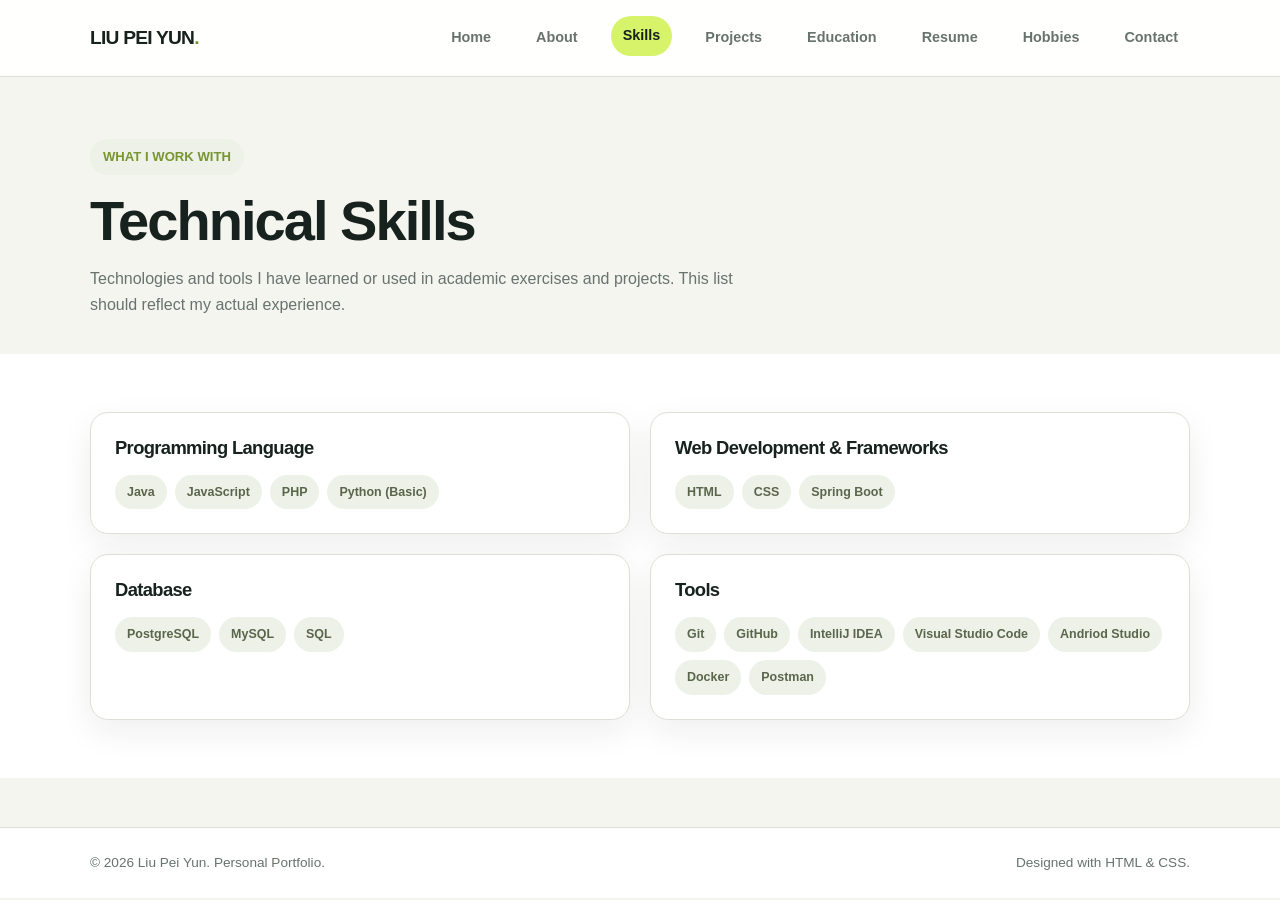
<file: skills.html>
<!DOCTYPE html>
<html lang="en">

<head>
  <meta charset="UTF-8">
  <meta name="viewport" content="width=device-width, initial-scale=1.0">
  <meta name="description" content="Personal IT portfolio of Liu Pei Yun.">
  <title>Skills | Liu Pei Yun</title>
  <link rel="stylesheet" href="style.css">
</head>

<body>
  <header class="site-header">
    <div class="container nav-wrap">
      <a class="brand" href="index.html">LIU PEI YUN<span>.</span></a>
      <button class="menu-toggle" aria-label="Toggle navigation"
        onclick="document.querySelector('.nav-links').classList.toggle('open')">☰</button>
      <nav class="nav-links" aria-label="Main navigation">
        <a href="index.html" class="">Home</a>
        <a href="about.html" class="">About</a>
        <a href="skills.html" class="active">Skills</a>
        <a href="projects.html" class="">Projects</a>
        <a href="education.html" class="">Education</a>
        <a href="resume.html" class="">Resume</a>
        <a href="hobbies.html" class="">Hobbies</a>
        <a href="contact.html" class="">Contact</a>
      </nav>
    </div>
  </header>
  <main>

    <section class="page-hero">
      <div class="container"><span class="eyebrow">WHAT I WORK WITH</span>
        <h1>Technical Skills</h1>
        <p>Technologies and tools I have learned or used in academic exercises and projects. This list should reflect my
          actual experience.</p>
      </div>
    </section>
    <section class="section section-white">
      <div class="container grid-2">
        <div class="card skill-group">
          <h3>Programming Language</h3>
          <div class="tags">
            <span class="tag">Java</span>
            <span class="tag">JavaScript</span>
            <span class="tag">PHP</span>
            <span class="tag">Python (Basic)</span>
          </div>
        </div>
        <div class="card skill-group">
          <h3>Web Development & Frameworks</h3>
          <div class="tags">
            <span class="tag">HTML</span>
            <span class="tag">CSS</span>
            <span class="tag">Spring Boot</span>
          </div>
        </div>
        <div class="card skill-group">
          <h3>Database</h3>
          <div class="tags">
            <span class="tag">PostgreSQL</span>
            <span class="tag">MySQL</span>
            <span class="tag">SQL</span>
          </div>
        </div>
        <div class="card skill-group">
          <h3>Tools</h3>
          <div class="tags">
            <span class="tag">Git</span>
            <span class="tag">GitHub</span>
            <span class="tag">IntelliJ IDEA</span>
            <span class="tag">Visual Studio Code</span>
            <span class="tag">Andriod Studio</span>
            <span class="tag">Docker</span>
            <span class="tag">Postman</span>
          </div>
        </div>
      </div>

    </section>

  </main>
  <footer class="site-footer">
    <div class="container footer-wrap">
      <span>© 2026 Liu Pei Yun. Personal Portfolio.</span>
      <span>Designed with HTML &amp; CSS.</span>
    </div>
  </footer>
</body>

</html>
</file>
<file: style.css>
:root {
  --navy: #17221f;
  --blue: #79952f;
  --blue-soft: #eef1e8;
  --ink: #17221f;
  --muted: #68736d;
  --line: #dce1d8;
  --surface: #ffffff;
  --page: #f4f5ef;
  --radius: 18px;
  --shadow: 0 12px 34px rgba(23, 34, 31, .07);
}


* {
  box-sizing: border-box;
}

html {
  scroll-behavior: smooth;
}

body {
  margin: 0;
  background: var(--page);
  color: var(--ink);
  font-family: Inter, "Segoe UI", Arial, sans-serif;
  line-height: 1.65;
}

a {
  color: inherit;
  text-decoration: none;
}

img {
  max-width: 100%;
  display: block;
}

.container {
  width: min(1100px, calc(100% - 40px));
  margin: 0 auto;
}

.site-header {
  position: sticky;
  top: 0;
  z-index: 10;
  background: rgba(255, 255, 255, .94);
  backdrop-filter: blur(12px);
  border-bottom: 1px solid var(--line);
}

.nav-wrap {
  min-height: 76px;
  display: flex;
  align-items: center;
  justify-content: space-between;
  gap: 24px;
}

.brand {
  font-weight: 800;
  letter-spacing: -.04em;
  font-size: 1.2rem;
  color: var(--navy);
}

.brand span {
  color: var(--blue);
}

.nav-links {
  display: flex;
  align-items: center;
  gap: 21px;
  flex-wrap: wrap;
}

.nav-links a {
  color: var(--muted);
  font-size: .9rem;
  font-weight: 600;
  padding: 8px 12px;
  border-radius: 999px;
  transition: all .25s ease;
}

.nav-links a:hover,
.nav-links a.active {
  color: var(--ink);
  background-color: #d6f36a;
  transform: translateY(-2px);
}


.menu-toggle {
  display: none;
  border: 1px solid var(--line);
  background: white;
  border-radius: 10px;
  padding: 8px 12px;
  color: var(--navy);
}

main {
  min-height: calc(100vh - 150px);
}

.hero {
  padding: 82px 0 66px;
}

.hero-grid {
  display: grid;
  grid-template-columns: 1.35fr .8fr;
  gap: 55px;
  align-items: center;
}

.eyebrow {
  display: inline-flex;
  align-items: center;
  gap: 8px;
  color: var(--blue);
  background: var(--blue-soft);
  padding: 7px 13px;
  border-radius: 99px;
  font-size: .82rem;
  font-weight: 700;
}

h1,
h2,
h3 {
  line-height: 1.2;
  letter-spacing: -.035em;
  color: var(--navy);
}

h1 {
  font-size: clamp(2.5rem, 6vw, 4.5rem);
  margin: 20px 0 16px;
}

h2 {
  font-size: clamp(1.8rem, 4vw, 2.5rem);
  margin: 0 0 14px;
}

h3 {
  font-size: 1.15rem;
  margin: 0 0 8px;
}

.lead {
  color: var(--muted);
  font-size: 1.12rem;
  max-width: 650px;
}

.hero-actions {
  display: flex;
  flex-wrap: wrap;
  gap: 12px;
  margin-top: 28px;
}

.btn {
  display: inline-flex;
  justify-content: center;
  align-items: center;
  padding: 12px 19px;
  border-radius: 11px;
  font-weight: 700;
  font-size: .93rem;
  border: 1px solid transparent;
  transition: transform .2s, box-shadow .2s;
}

.btn:hover {
  transform: translateY(-2px);
  box-shadow: var(--shadow);
}

.btn-primary {
  background: var(--blue);
  color: white;
}

.btn-secondary {
  background: white;
  color: var(--navy);
  border-color: var(--line);
}


.profile-placeholder {
  min-height: 330px;
  border-radius: 28px;
  display: grid;
  place-items: center;
  color: var(--navy);
  text-align: center;
  padding: 25px;
}


.profile-placeholder img {
  width: 300px;
  height: 300px;
  object-fit: cover;
  object-position: center 25%;
  border-radius: 50%;
  border: 5px solid #ffffff;
  outline: 3px solid #d6f36a;
  box-shadow: 0 8px 25px rgba(23, 34, 31, .12);
}

/* Hero additional details */

.hero-tags {
  display: flex;
  flex-wrap: wrap;
  gap: 10px;
  margin-top: 28px;
}

.hero-tags span {
  background: #eef1e8;
  color: #59664c;
  padding: 8px 14px;
  border-radius: 20px;
  font-size: .82rem;
  font-weight: 600;
}

.profile-placeholder {
  position: relative;
  isolation: isolate;
}

.profile-decoration {
  position: absolute;
  width: 280px;
  height: 280px;
  border-radius: 50%;
  background: #eef1e8;
  top: 50%;
  left: 50%;
  transform: translate(-50%, -50%);
  z-index: -1;
}

.profile-badge {
  position: absolute;
  top: 12%;
  right: -10px;
  display: flex;
  align-items: center;
  gap: 8px;
  background: #d6f36a;
  color: #17221f;
  padding: 10px 16px;
  border-radius: 30px;
  font-size: .75rem;
  font-weight: 700;
  box-shadow: 0 5px 15px rgba(23, 34, 31, .08);
}

.badge-dot {
  width: 8px;
  height: 8px;
  background: #17221f;
  border-radius: 50%;
}

.profile-note {
  position: absolute;
  bottom: 8%;
  left: -25px;
  display: flex;
  flex-direction: column;
  gap: 5px;
  background: #ffffff;
  padding: 14px 18px;
  border-radius: 14px;
  box-shadow: 0 8px 25px rgba(23, 34, 31, .10);
}

.profile-note strong {
  color: #17221f;
  font-size: .9rem;
}

.profile-note span {
  color: #68736d;
  font-size: .75rem;
}


.section {
  padding: 58px 0;
}

.section-white {
  background: white;
}

.section-heading {
  display: flex;
  justify-content: space-between;
  align-items: end;
  gap: 20px;
  margin-bottom: 26px;
}

.section-heading p {
  color: var(--muted);
  margin: 0;
  max-width: 560px;
}

.grid-2 {
  display: grid;
  grid-template-columns: repeat(2, 1fr);
  gap: 20px;
}

.grid-3 {
  display: grid;
  grid-template-columns: repeat(3, 1fr);
  gap: 20px;
}


.card {
  background: #ffffff;
  border: 1px solid var(--line);
  border-radius: var(--radius);
  padding: 24px;
  box-shadow: var(--shadow);
}

.card p {
  color: var(--muted);
  margin: 8px 0 0;
}

.project-visual {
  height: 155px;
  border-radius: 13px;
  margin-bottom: 18px;
  display: grid;
  place-items: center;
  background: linear-gradient(135deg, #eaf2fc, #dce9f8);
  color: var(--navy);
  font-weight: 800;
  font-size: 1.25rem;
}

.tags {
  display: flex;
  flex-wrap: wrap;
  gap: 8px;
  margin-top: 16px;
}

.tag {
  display: inline-block;
  background: #eef1e8;
  color: #59664c;
  border-radius: 99px;
  padding: 5px 10px;
  font-size: .78rem;
  font-weight: 650;
}

.page-hero {
  padding: 62px 0 35px;
}

.page-hero h1 {
  font-size: clamp(2.3rem, 5vw, 3.5rem);
  margin: 12px 0;
}

.page-hero p {
  color: var(--muted);
  max-width: 690px;
  margin: 0;
}

.info-list {
  padding-left: 20px;
  color: var(--muted);
}

.info-list li {
  margin: 8px 0;
}

.skill-group h3 {
  margin-bottom: 13px;
}

.timeline {
  border-left: 2px solid #dce7f5;
  padding-left: 24px;
  margin-left: 8px;
}

.timeline-item {
  position: relative;
  padding: 0 0 26px;
}

.timeline-item::before {
  content: "";
  position: absolute;
  left: -32px;
  top: 5px;
  width: 13px;
  height: 13px;
  background: var(--blue);
  border: 3px solid white;
  border-radius: 50%;
  box-shadow: 0 0 0 2px #dce7f5;
}

.muted {
  color: var(--muted);
}

.small {
  font-size: .88rem;
}

.contact-link {
  color: var(--blue);
  font-weight: 700;
  overflow-wrap: anywhere;
}

.form-grid {
  display: grid;
  gap: 14px;
}

label {
  font-weight: 700;
  font-size: .9rem;
  display: block;
  margin-bottom: 6px;
}

input,
textarea {
  width: 100%;
  padding: 12px 14px;
  border: 1px solid var(--line);
  border-radius: 10px;
  font: inherit;
  background: white;
}

textarea {
  min-height: 130px;
  resize: vertical;
}

.site-footer {
  border-top: 1px solid var(--line);
  background: white;
  padding: 24px 0;
  color: var(--muted);
  font-size: .85rem;
}

.footer-wrap {
  display: flex;
  justify-content: space-between;
  gap: 15px;
  flex-wrap: wrap;
}

.notice {
  background: #fff8e8;
  border: 1px solid #f2e2b8;
  color: #775b20;
  padding: 14px 16px;
  border-radius: 12px;
  font-size: .9rem;
}

@media (max-width: 850px) {
  .nav-wrap {
    min-height: 68px;
  }

  .menu-toggle {
    display: block;
  }

  .nav-links {
    display: none;
    position: absolute;
    top: 68px;
    left: 0;
    right: 0;
    padding: 18px 24px;
    background: white;
    border-bottom: 1px solid var(--line);
    flex-direction: column;
    align-items: flex-start;
  }

  .nav-links.open {
    display: flex;
  }

  .hero-grid {
    grid-template-columns: 1fr;
    gap: 30px;
  }

  .profile-placeholder {
    min-height: 240px;
  }

  .grid-3 {
    grid-template-columns: repeat(2, 1fr);
  }
}

@media (max-width: 600px) {
  .container {
    width: min(100% - 30px, 1100px);
  }

  .hero {
    padding: 55px 0 42px;
  }

  .section {
    padding: 42px 0;
  }

  .grid-2,
  .grid-3 {
    grid-template-columns: 1fr;
  }

  .section-heading {
    display: block;
  }
}


/* ==============================
   HOME PAGE ADDITIONAL STYLES
============================== */

/* Hero name */
.hero-name {
  color: #68736d;
}

/* Hero tags */
.hero-tags {
  display: flex;
  flex-wrap: wrap;
  gap: 10px;
  margin-top: 28px;
}

.hero-tags span {
  background: #eef1e8;
  color: #59664c;
  padding: 8px 14px;
  border-radius: 20px;
  font-size: .82rem;
  font-weight: 600;
}

/* Profile decoration */
.profile-placeholder {
  position: relative;
  isolation: isolate;
}

.profile-decoration {
  position: absolute;
  width: 280px;
  height: 280px;
  border-radius: 50%;
  background: #eef1e8;
  top: 50%;
  left: 50%;
  transform: translate(-50%, -50%);
  z-index: -1;
}

.profile-placeholder img {
  width: 220px;
  height: 220px;
  object-fit: cover;
  object-position: center 20%;
  border-radius: 50%;
  border: 5px solid #ffffff;
  outline: 3px solid #d6f36a;
  box-shadow: 0 8px 25px rgba(23, 34, 31, .12);
}

.profile-badge {
  position: absolute;
  top: 12%;
  right: -10px;
  display: flex;
  align-items: center;
  gap: 8px;
  background: #d6f36a;
  color: #17221f;
  padding: 10px 16px;
  border-radius: 30px;
  font-size: .75rem;
  font-weight: 700;
  box-shadow: 0 5px 15px rgba(23, 34, 31, .08);
}

.badge-dot {
  width: 8px;
  height: 8px;
  background: #17221f;
  border-radius: 50%;
}

.profile-note {
  position: absolute;
  bottom: 8%;
  left: -25px;
  display: flex;
  flex-direction: column;
  gap: 5px;
  background: #ffffff;
  padding: 14px 18px;
  border-radius: 14px;
  box-shadow: 0 8px 25px rgba(23, 34, 31, .10);
}

.profile-note strong {
  color: #17221f;
  font-size: .9rem;
}

.profile-note span {
  color: #68736d;
  font-size: .75rem;
}

/* Section description */
.section-description {
  color: var(--muted);
  max-width: 550px;
  margin-top: 12px;
}

/* Text links */
.text-link {
  display: inline-block;
  color: #687d3d;
  font-weight: 700;
  font-size: .9rem;
  transition: color .2s, transform .2s;
}

.text-link:hover {
  color: #17221f;
  transform: translateX(4px);
}

/* Small card number */
.card-icon,
.skill-icon {
  width: 42px;
  height: 42px;
  display: flex;
  align-items: center;
  justify-content: center;
  background: #eef1e8;
  color: #79952f;
  border-radius: 12px;
  font-size: .85rem;
  font-weight: 800;
  margin-bottom: 18px;
}

/* Education preview */
.education-preview {
  display: grid;
  grid-template-columns: 110px 1fr;
  gap: 25px;
  align-items: start;
}

.education-year {
  display: flex;
  align-items: center;
  gap: 10px;
  color: #79952f;
  font-weight: 700;
  font-size: .9rem;
  padding-top: 5px;
}

.education-dot {
  width: 12px;
  height: 12px;
  border-radius: 50%;
  background: #d6f36a;
  border: 3px solid #79952f;
}

.education-card {
  background: #ffffff;
  border: 1px solid var(--line);
  border-radius: var(--radius);
  padding: 28px;
  box-shadow: var(--shadow);
}

.education-label {
  color: #79952f;
  font-size: .75rem;
  font-weight: 800;
  letter-spacing: .08em;
}

.education-card h3 {
  margin-top: 12px;
}

.education-course {
  font-weight: 700;
  margin: 8px 0;
}

/* Skills preview */
.skill-preview-card {
  min-height: 210px;
}

.skill-preview-card h3 {
  margin-bottom: 18px;
}

.tag-list {
  display: flex;
  flex-wrap: wrap;
  gap: 8px;
}

.tag {
  background: #eef1e8;
  color: #59664c;
  padding: 7px 12px;
  border-radius: 20px;
  font-size: .78rem;
  font-weight: 600;
}

/* Project preview */
.project-preview-card {
  display: flex;
  flex-direction: column;
  align-items: flex-start;
}

.project-number {
  color: #79952f;
  font-size: .75rem;
  font-weight: 800;
  letter-spacing: .08em;
  margin-bottom: 14px;
}

.project-visual {
  width: 100%;
  height: 200px;
  background: var(--blue-soft);
  border-radius: 14px;
  overflow: hidden;
  display: flex;
  align-items: center;
  justify-content: center;
}

.project-visual img {
  width: 100%;
  height: 100%;
  object-fit: cover;
  display: block;
}

.project-preview-card h3 {
  margin-bottom: 10px;
}

.project-preview-card p {
  margin-bottom: 18px;
}

.project-preview-card .tag-list {
  margin-bottom: 20px;
}

.project-preview-card .text-link {
  margin-top: auto;
}

/* Contact section */
.home-contact {
  background: #17221f;
  color: #ffffff;
  border-radius: 24px;
  padding: 55px 35px;
  text-align: center;
}

.home-contact .eyebrow {
  color: #d6f36a;
}

.home-contact h2 {
  color: #ffffff;
  margin: 18px 0;
}

.home-contact p {
  color: #dce1d8;
  max-width: 580px;
  margin: 0 auto 25px;
}

.home-contact .btn-primary {
  background: #d6f36a;
  color: #17221f;
  border: 1px solid #d6f36a;
}

/* Mobile responsive */
@media (max-width: 768px) {

  .profile-badge {
    right: 0;
  }

  .profile-note {
    left: 0;
  }

  .profile-placeholder img {
    width: 190px;
    height: 190px;
  }

  .profile-decoration {
    width: 230px;
    height: 230px;
  }

  .education-preview {
    grid-template-columns: 1fr;
    gap: 15px;
  }

  .home-contact {
    padding: 40px 22px;
  }

}

.achievement-group {
  margin-top: 30px;
}

.achievement-group h3 {
  margin-bottom: 16px;
  color: var(--ink);
}

.achievement-list {
  display: flex;
  flex-direction: column;
  gap: 12px;
}

.achievement-item {
  display: flex;
  justify-content: space-between;
  align-items: center;
  gap: 20px;
  padding: 20px 22px;
  background: var(--surface);
  border: 1px solid var(--line);
  border-radius: 14px;
  transition: all .25s ease;
}

.achievement-item:hover {
  border-color: var(--blue);
  transform: translateY(-3px);
  box-shadow: var(--shadow);
}

.achievement-item h4 {
  margin-bottom: 5px;
  color: var(--ink);
}

.achievement-item p {
  color: var(--muted);
  font-size: .9rem;
  margin: 0;
}

.achievement-item span {
  color: var(--blue);
  font-size: .85rem;
  font-weight: 600;
  white-space: nowrap;
}

@media (max-width: 600px) {
  .achievement-item {
    align-items: flex-start;
    flex-direction: column;
    gap: 8px;
  }
}

/* ==============================
   RESUME PAGE
============================== */

.resume-card {
  padding: 35px;
}

.resume-heading {
  padding-bottom: 25px;
  border-bottom: 1px solid var(--line);
}

.resume-heading h2 {
  margin-bottom: 8px;
}

.resume-block {
  margin-top: 32px;
}

.resume-block>h3 {
  margin-bottom: 18px;
  padding-bottom: 12px;
  border-bottom: 1px solid var(--line);
}

.resume-item {
  padding: 16px 0;
  border-bottom: 1px solid var(--line);
}

.resume-item:last-child {
  border-bottom: none;
}

.resume-item h4 {
  color: var(--ink);
  margin-bottom: 6px;
}

.resume-item p {
  margin-top: 5px;
}

.resume-skills {
  display: grid;
  grid-template-columns: repeat(2, 1fr);
  gap: 15px;
}

.resume-skill-item {
  padding: 20px;
  background: var(--blue-soft);
  border-radius: 14px;
}

.resume-skill-item h4 {
  color: var(--ink);
  margin-bottom: 8px;
}

.resume-skill-item p {
  color: var(--muted);
  font-size: .9rem;
  margin: 0;
  line-height: 1.7;
}

.resume-download {
  margin-top: 32px;
  padding-top: 25px;
  border-top: 1px solid var(--line);
}

@media (max-width: 600px) {
  .resume-card {
    padding: 22px;
  }

  .resume-skills {
    grid-template-columns: 1fr;
  }
}


/* ==============================
   CONTACT PAGE
============================== */

.contact-intro {
  text-align: center;
  max-width: 650px;
  margin: 0 auto 45px;
}

.contact-intro h2 {
  margin: 12px 0;
}

.contact-grid {
  display: grid;
  grid-template-columns: repeat(2, 1fr);
  gap: 22px;
}

.contact-card {
  display: flex;
  flex-direction: column;
  align-items: flex-start;
  padding: 30px;
  background: var(--surface);
  border: 1px solid var(--line);
  border-radius: var(--radius);
  text-decoration: none;
  color: var(--ink);
  transition: all .25s ease;
}

.contact-card:hover {
  transform: translateY(-6px);
  border-color: var(--blue);
  box-shadow: var(--shadow);
}

.contact-icon {
  width: 54px;
  height: 54px;
  display: flex;
  align-items: center;
  justify-content: center;
  background: var(--blue-soft);
  color: var(--blue);
  border-radius: 15px;
  margin-bottom: 22px;
}

.contact-icon svg {
  width: 26px;
  height: 26px;
}

.contact-card h3 {
  margin-bottom: 8px;
}

.contact-card p {
  color: var(--muted);
  font-size: .9rem;
  line-height: 1.7;
  margin-bottom: 20px;
}

.contact-action {
  color: var(--blue);
  font-size: .9rem;
  font-weight: 700;
  margin-top: auto;
}

/* Let's Connect Tag */
.contact-tag {
  display: inline-block;
  padding: 8px 16px;
  background-color: #D6F36A;
  color: black;
  border: 1px solid #3B5368;
  border-radius: 50px;
  font-size: 0.75rem;
  font-weight: 700;
  letter-spacing: 1.5px;
  text-transform: uppercase;
}

@media (max-width: 768px) {
  .contact-grid {
    grid-template-columns: 1fr;
  }
}


/* ==============================
   PROJECT PAGE
============================== */

.project-card {
  display: flex;
  flex-direction: column;
}

.project-card .project-visual {
  display: flex;
  align-items: center;
  justify-content: center;
  font-size: 1.4rem;
  font-weight: 700;
  color: var(--ink);
  background: var(--blue-soft);
  margin-bottom: 22px;
}

.project-card h3 {
  margin-bottom: 12px;
}

.project-card>p {
  color: var(--muted);
  line-height: 1.7;
}

.project-card .tags {
  margin-top: 10px;
  margin-bottom: 22px;
}

.project-link {
  align-self: flex-start;
  margin-top: auto;
}
</file>
